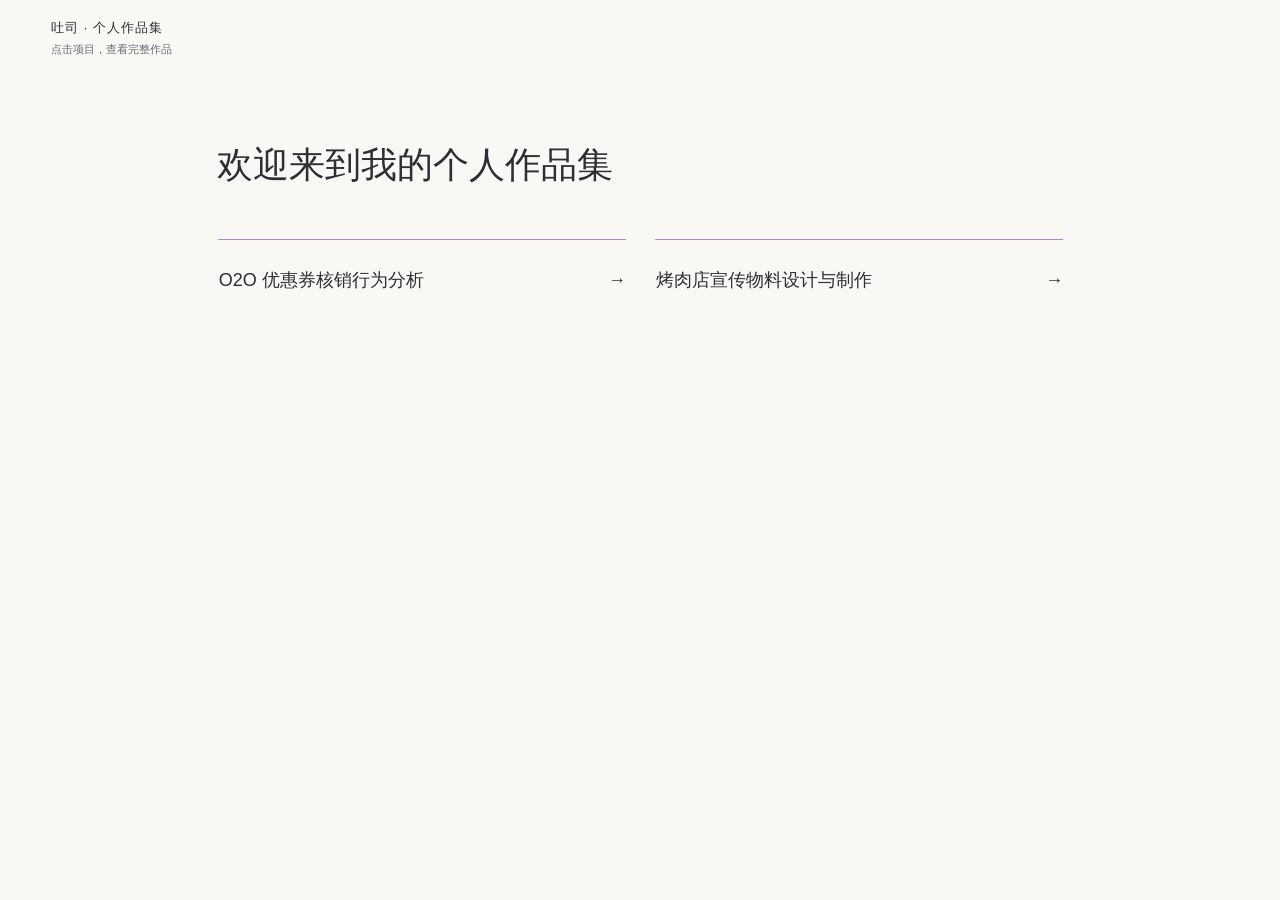
<file: index.html>
<!doctype html><html lang="zh-CN"><head><meta charset="utf-8"><meta name="viewport" content="width=device-width,initial-scale=1"><link rel="stylesheet" href="styles.css"><title>个人作品集</title><script src="portfolio-view.js" defer></script><script src="entry.js" defer></script></head><body class="entry-page"><header class="entry-brand"><div>吐司 · 个人作品集</div><small class="site-hint">点击项目，查看完整作品</small></header><main class="entry-main"><h1>欢迎来到我的个人作品集</h1><nav class="work-entries" aria-label="作品选择"><a href="o2o.html">O2O 优惠券核销行为分析 <span aria-hidden="true">→</span></a><a href="posters.html">烤肉店宣传物料设计与制作 <span aria-hidden="true">→</span></a></nav></main></body></html>
</file>
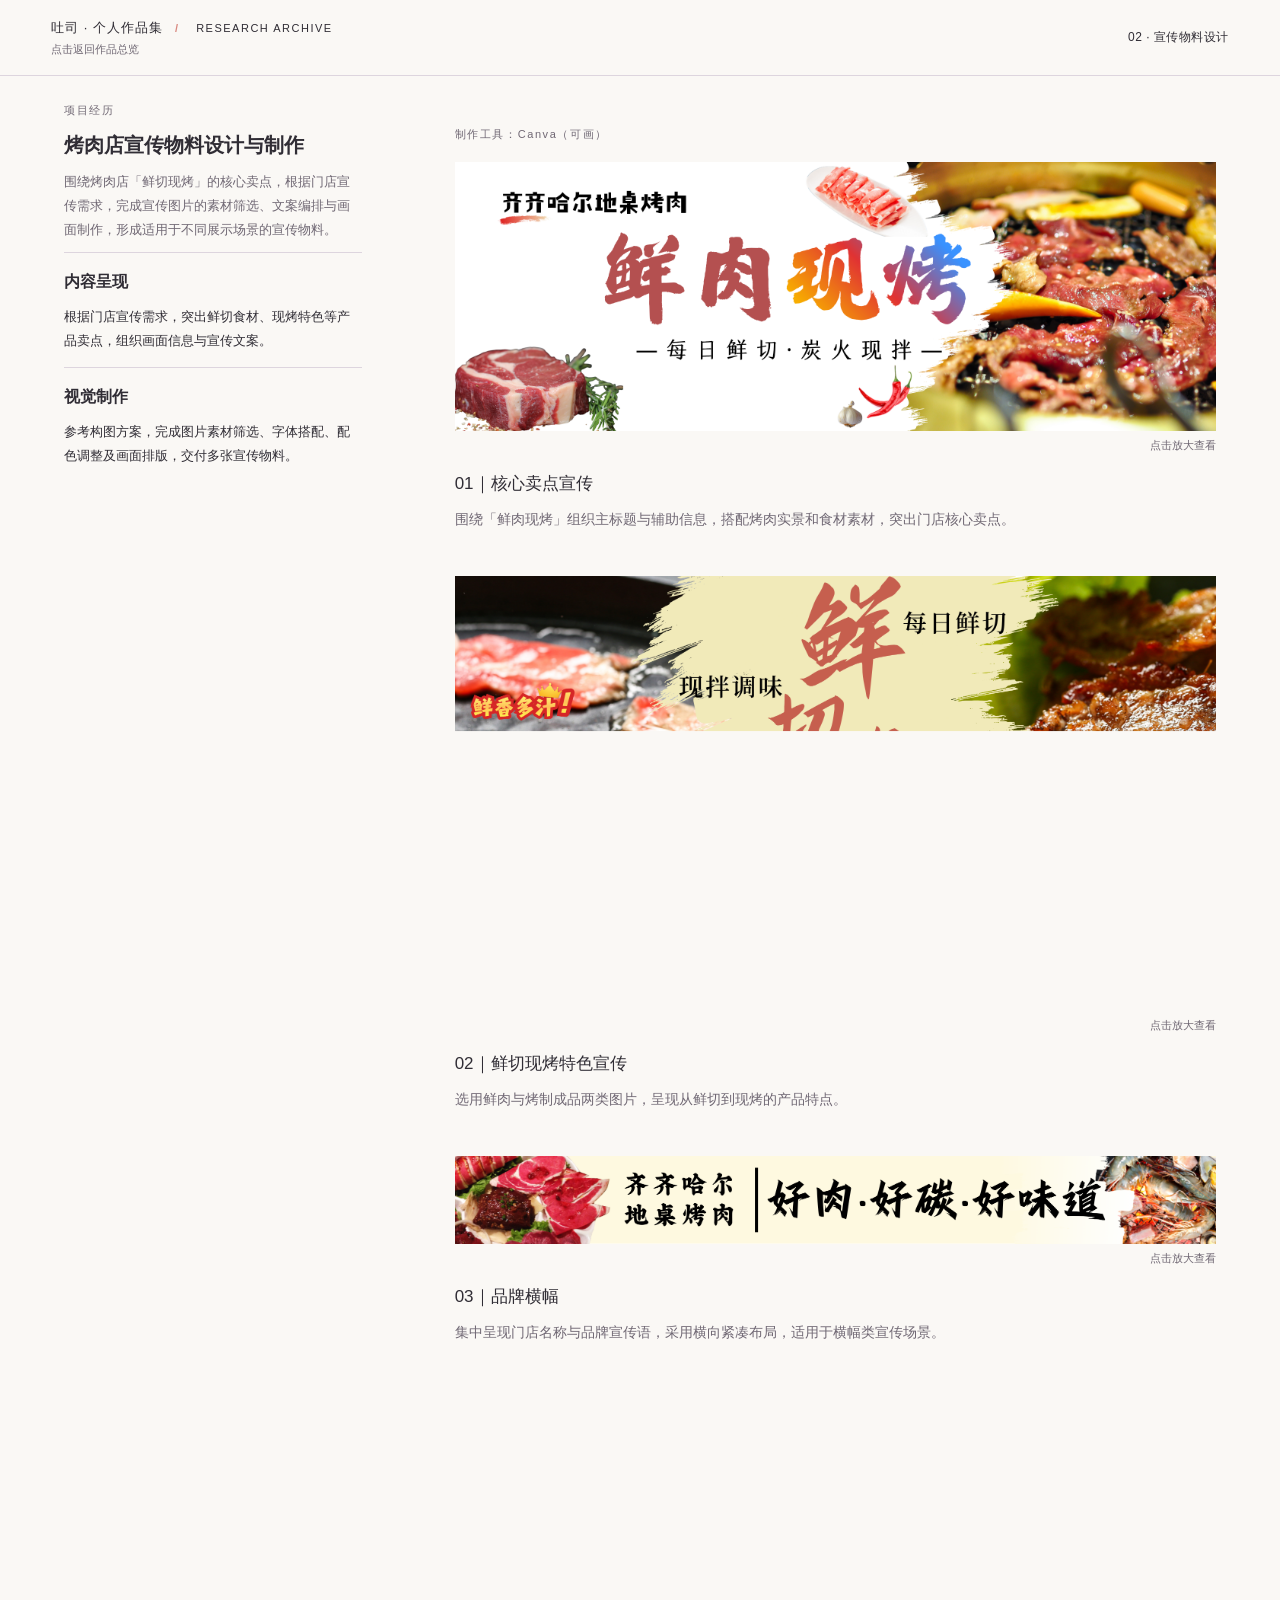
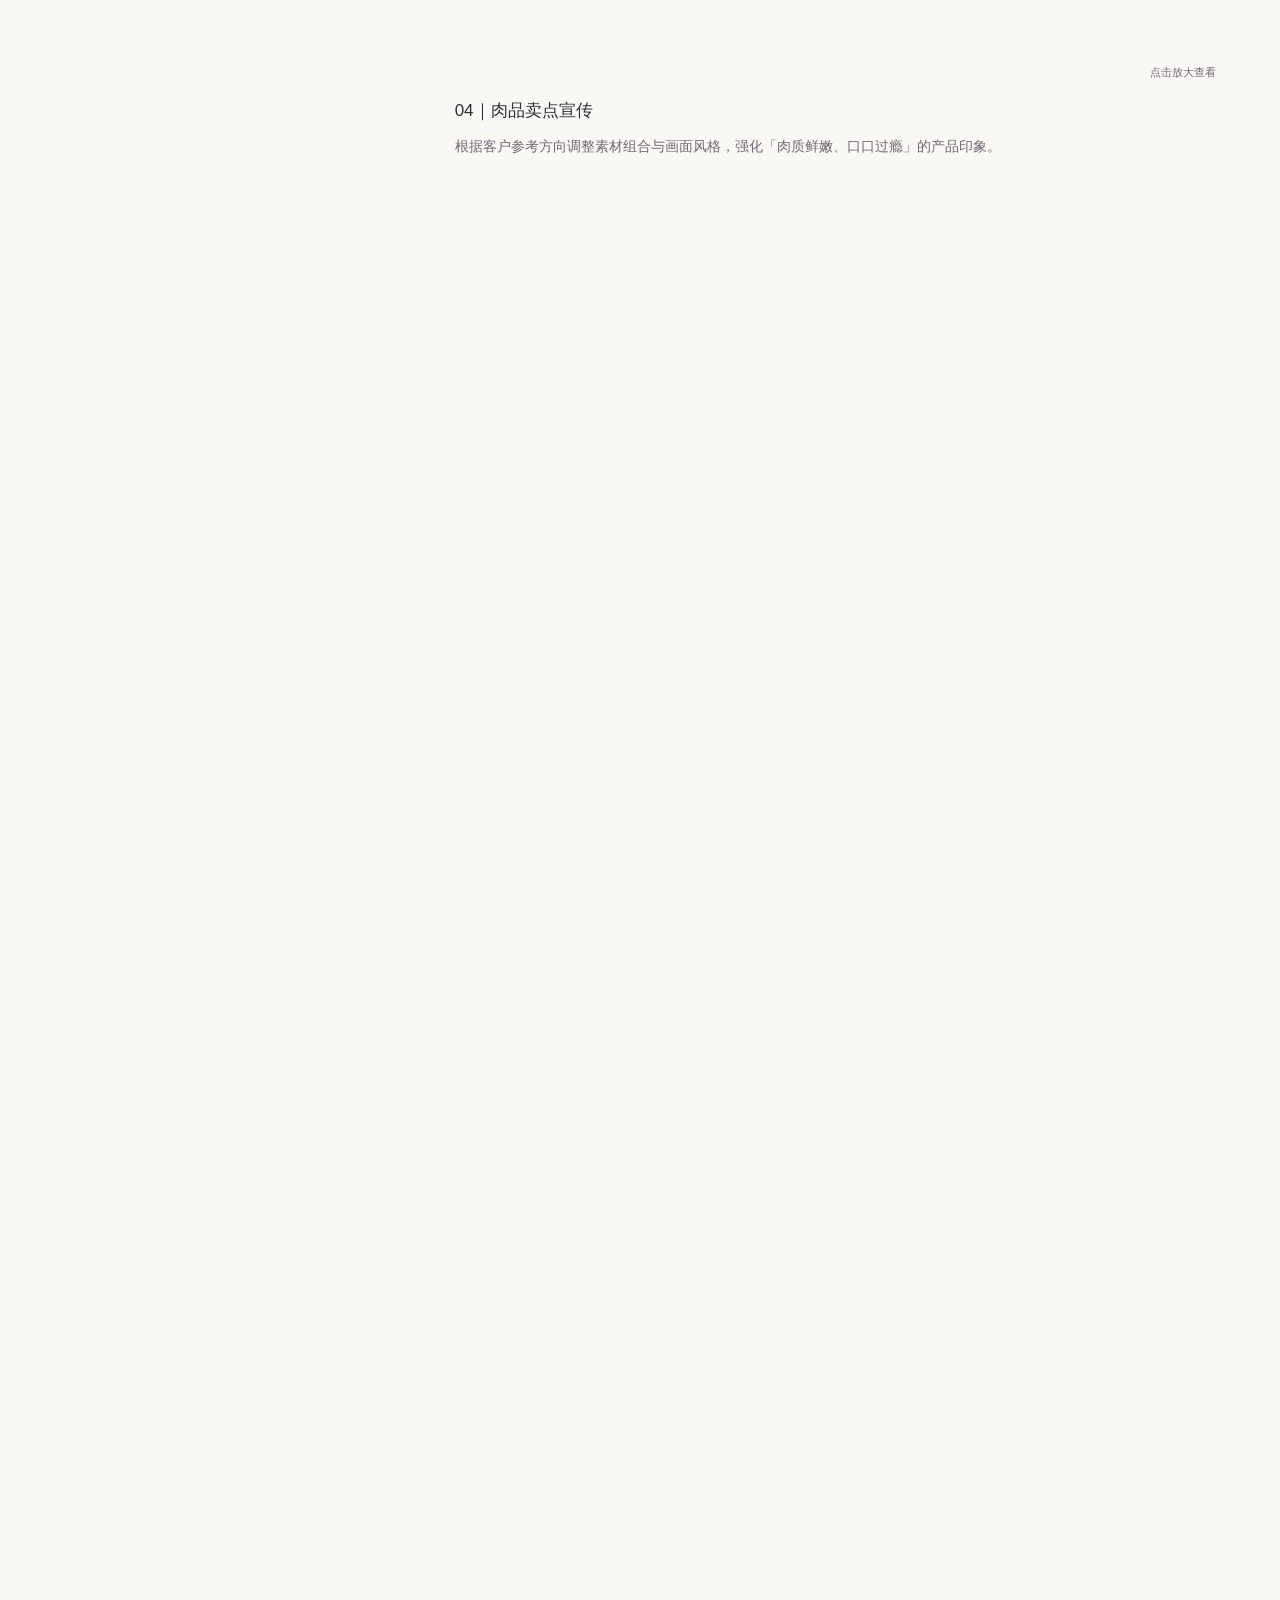
<file: dining.html>
<!doctype html><html lang="zh-CN"><head><meta charset="utf-8"><meta http-equiv="refresh" content="0;url=posters.html"><title>烤肉店宣传物料设计与制作</title></head><body><a href="posters.html">查看烤肉店宣传物料设计与制作</a></body></html>
</file>
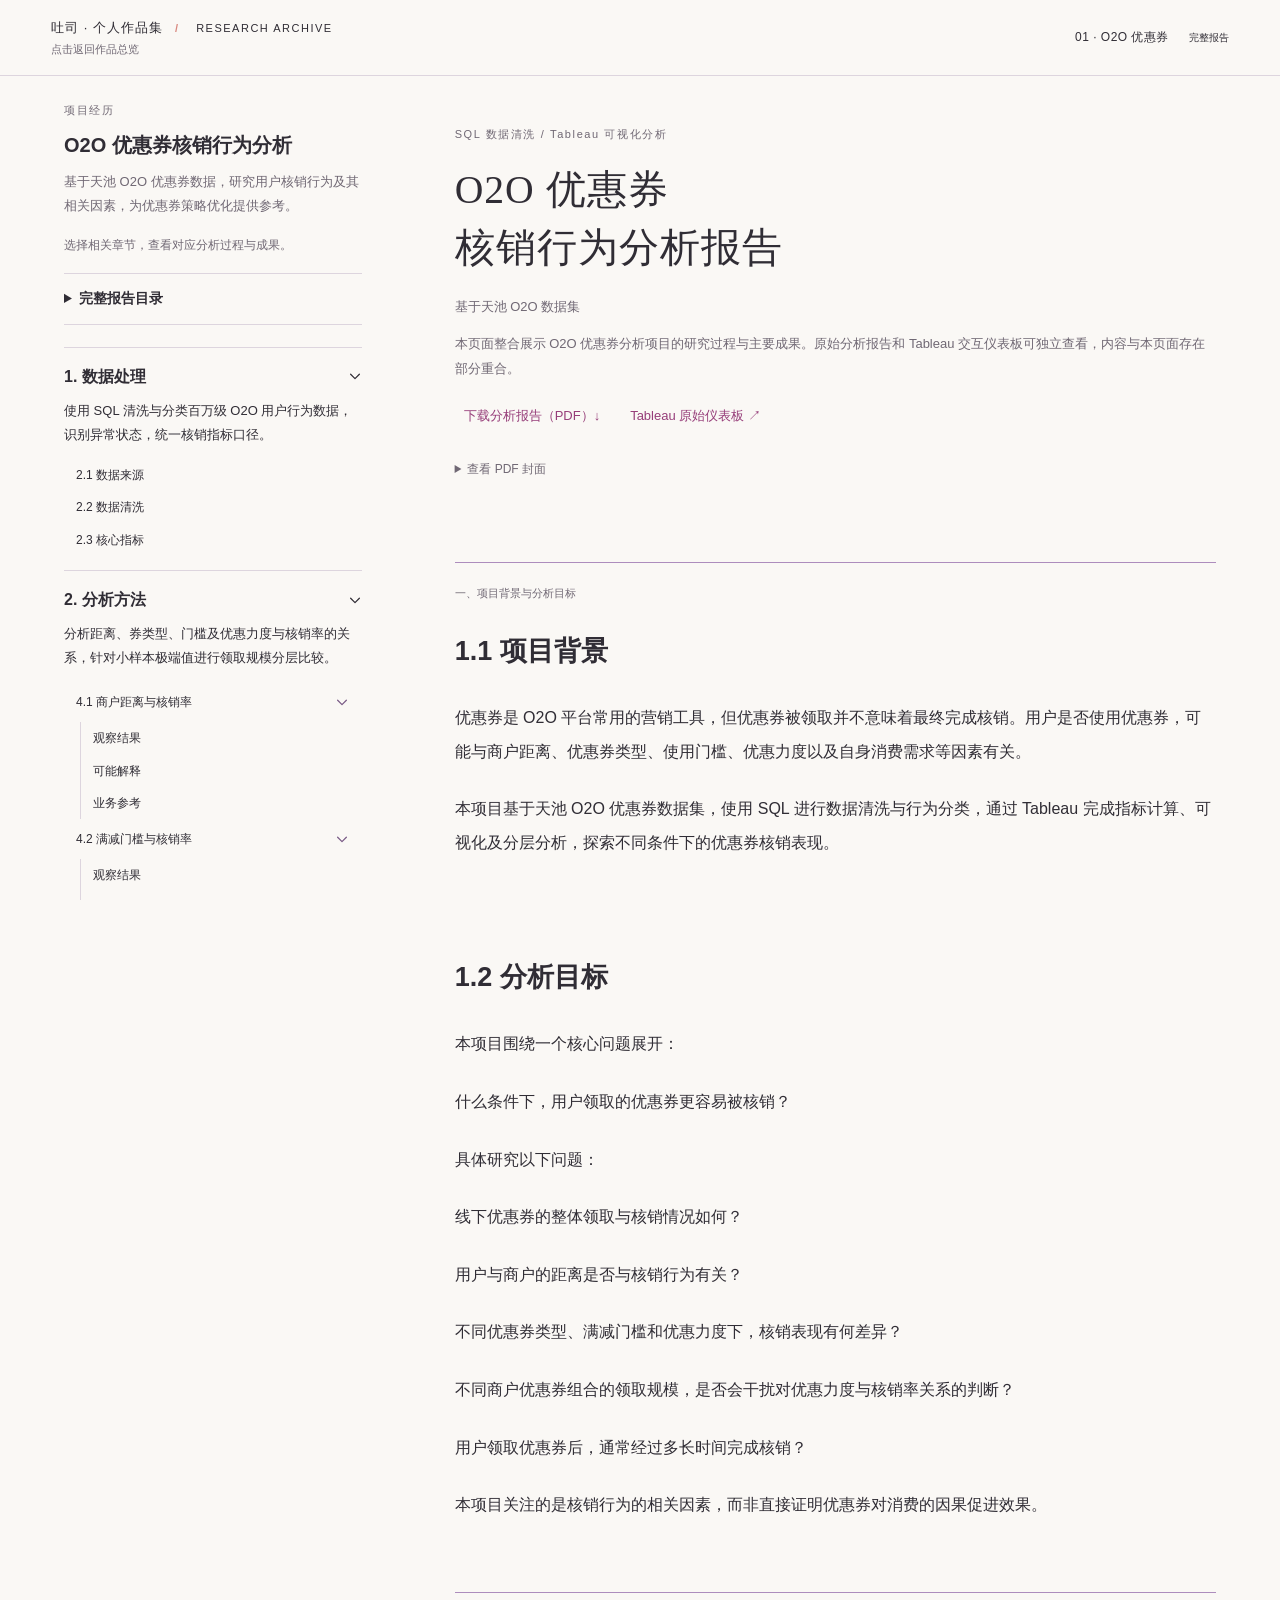
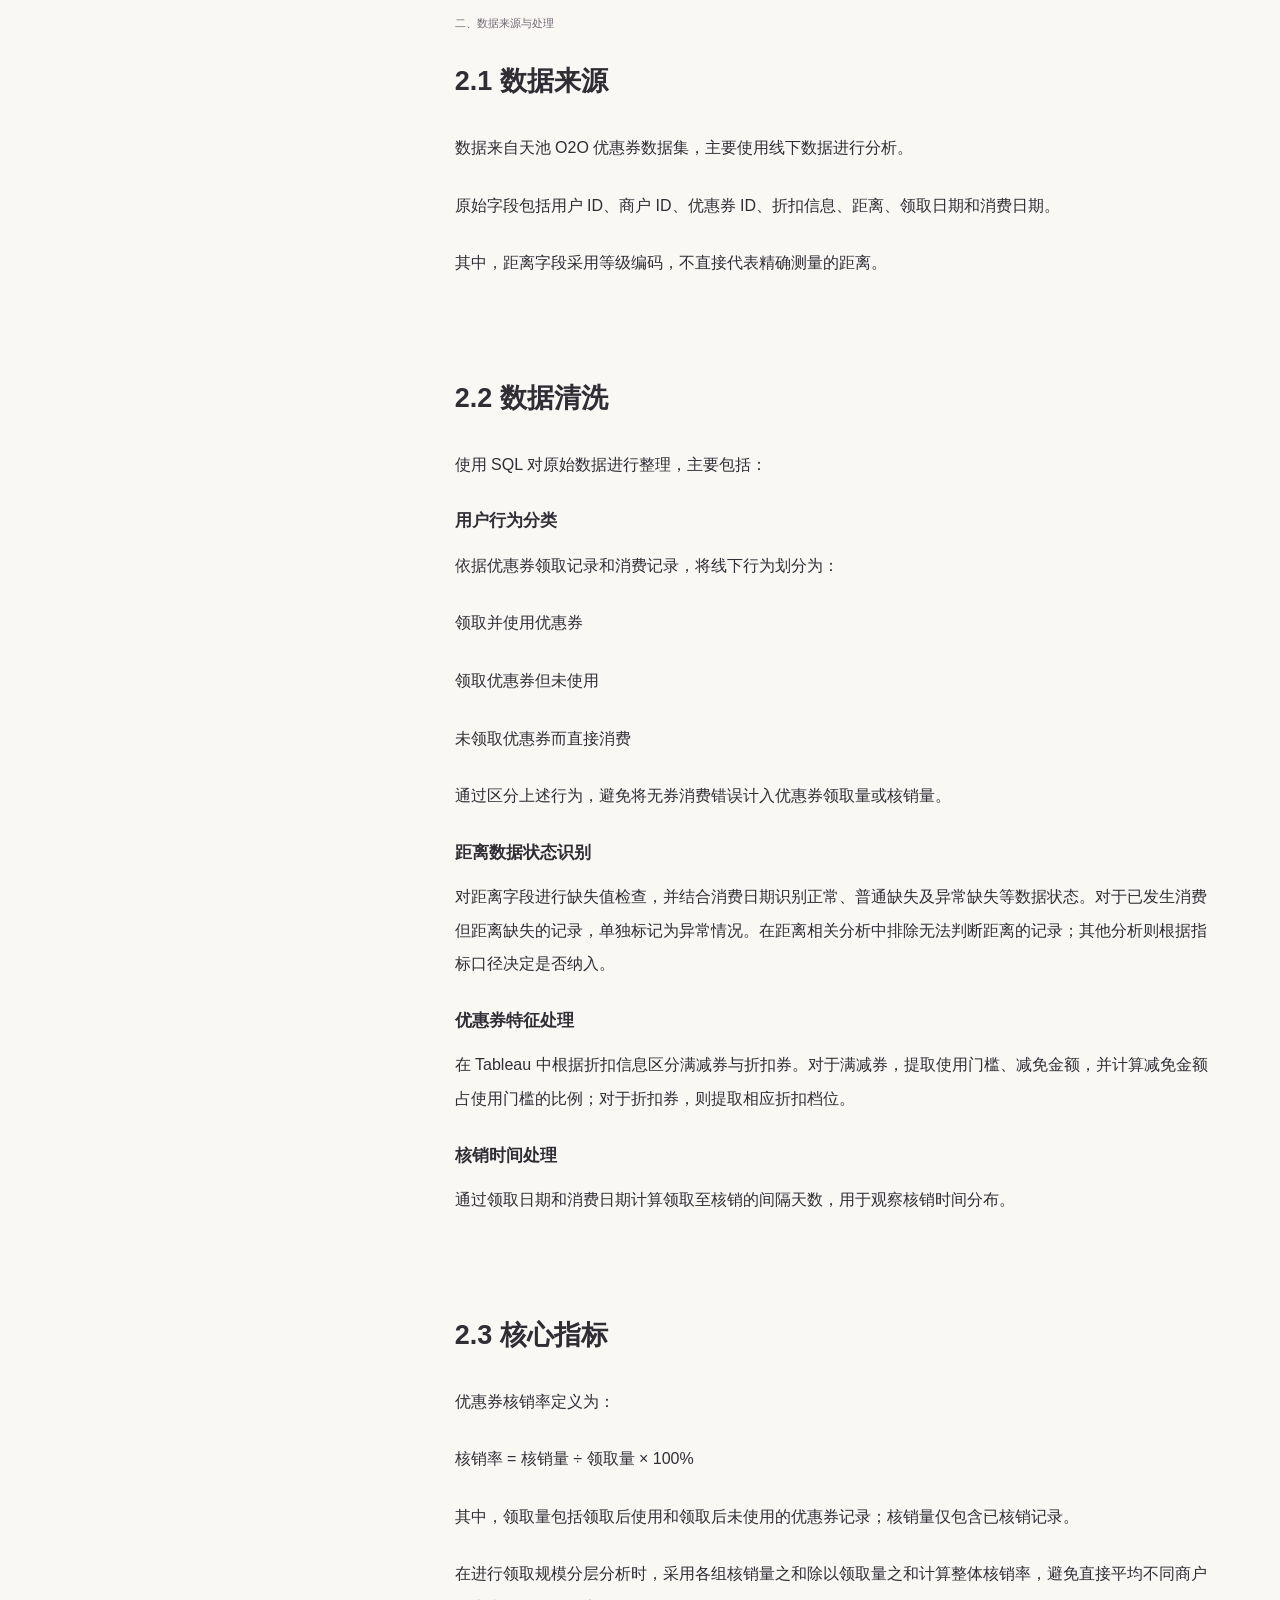
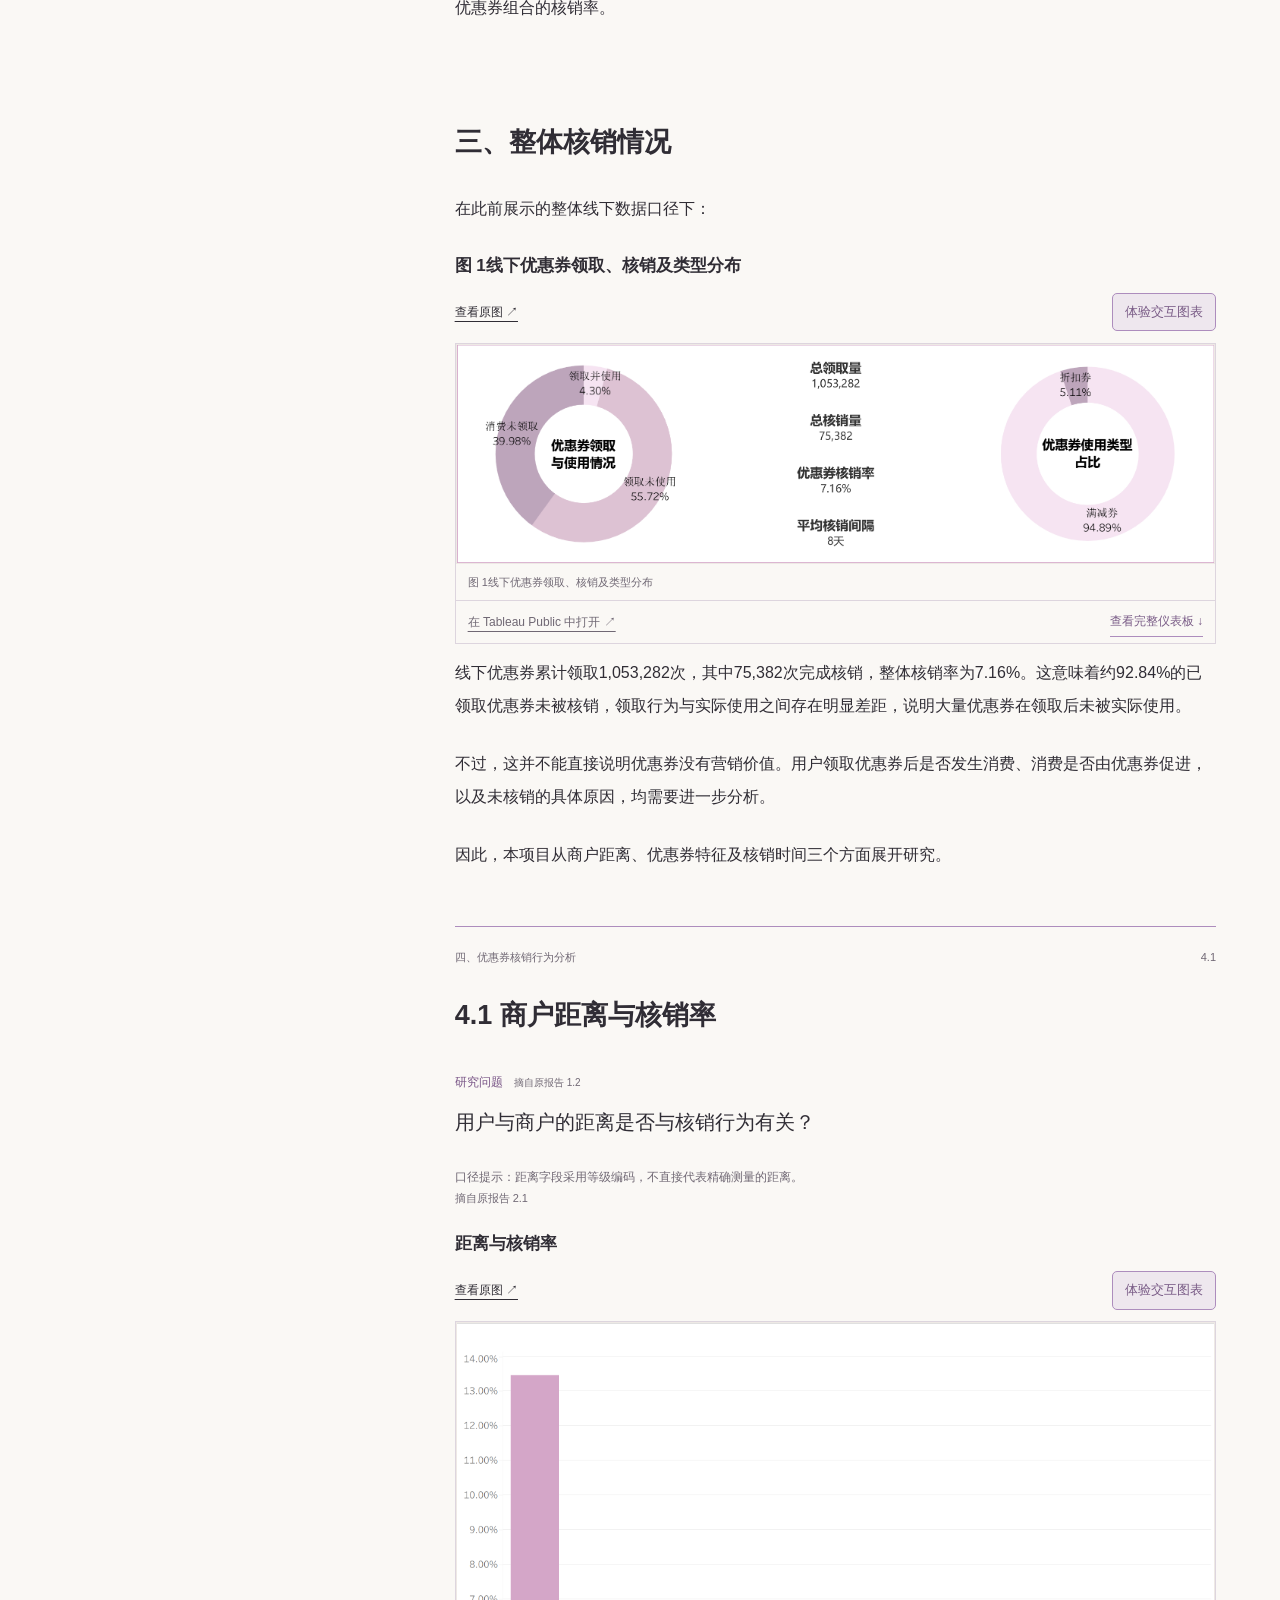
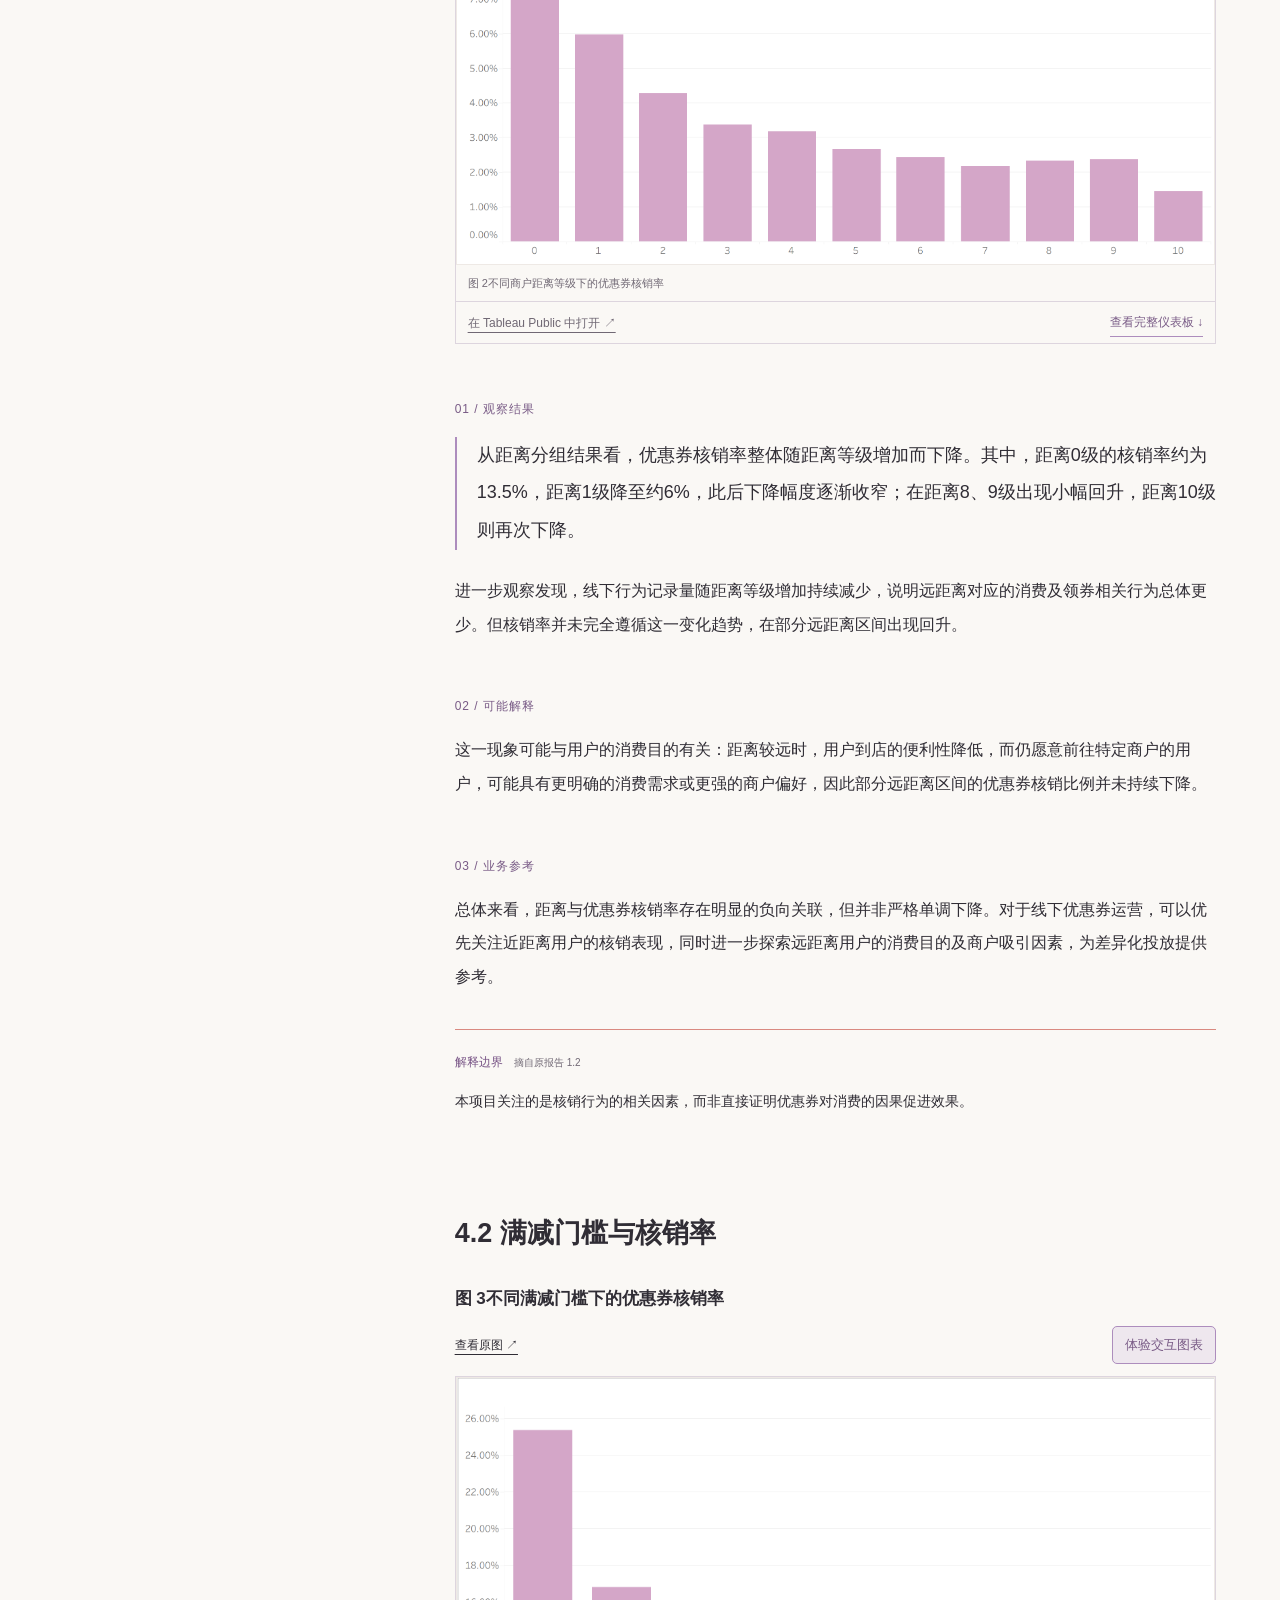
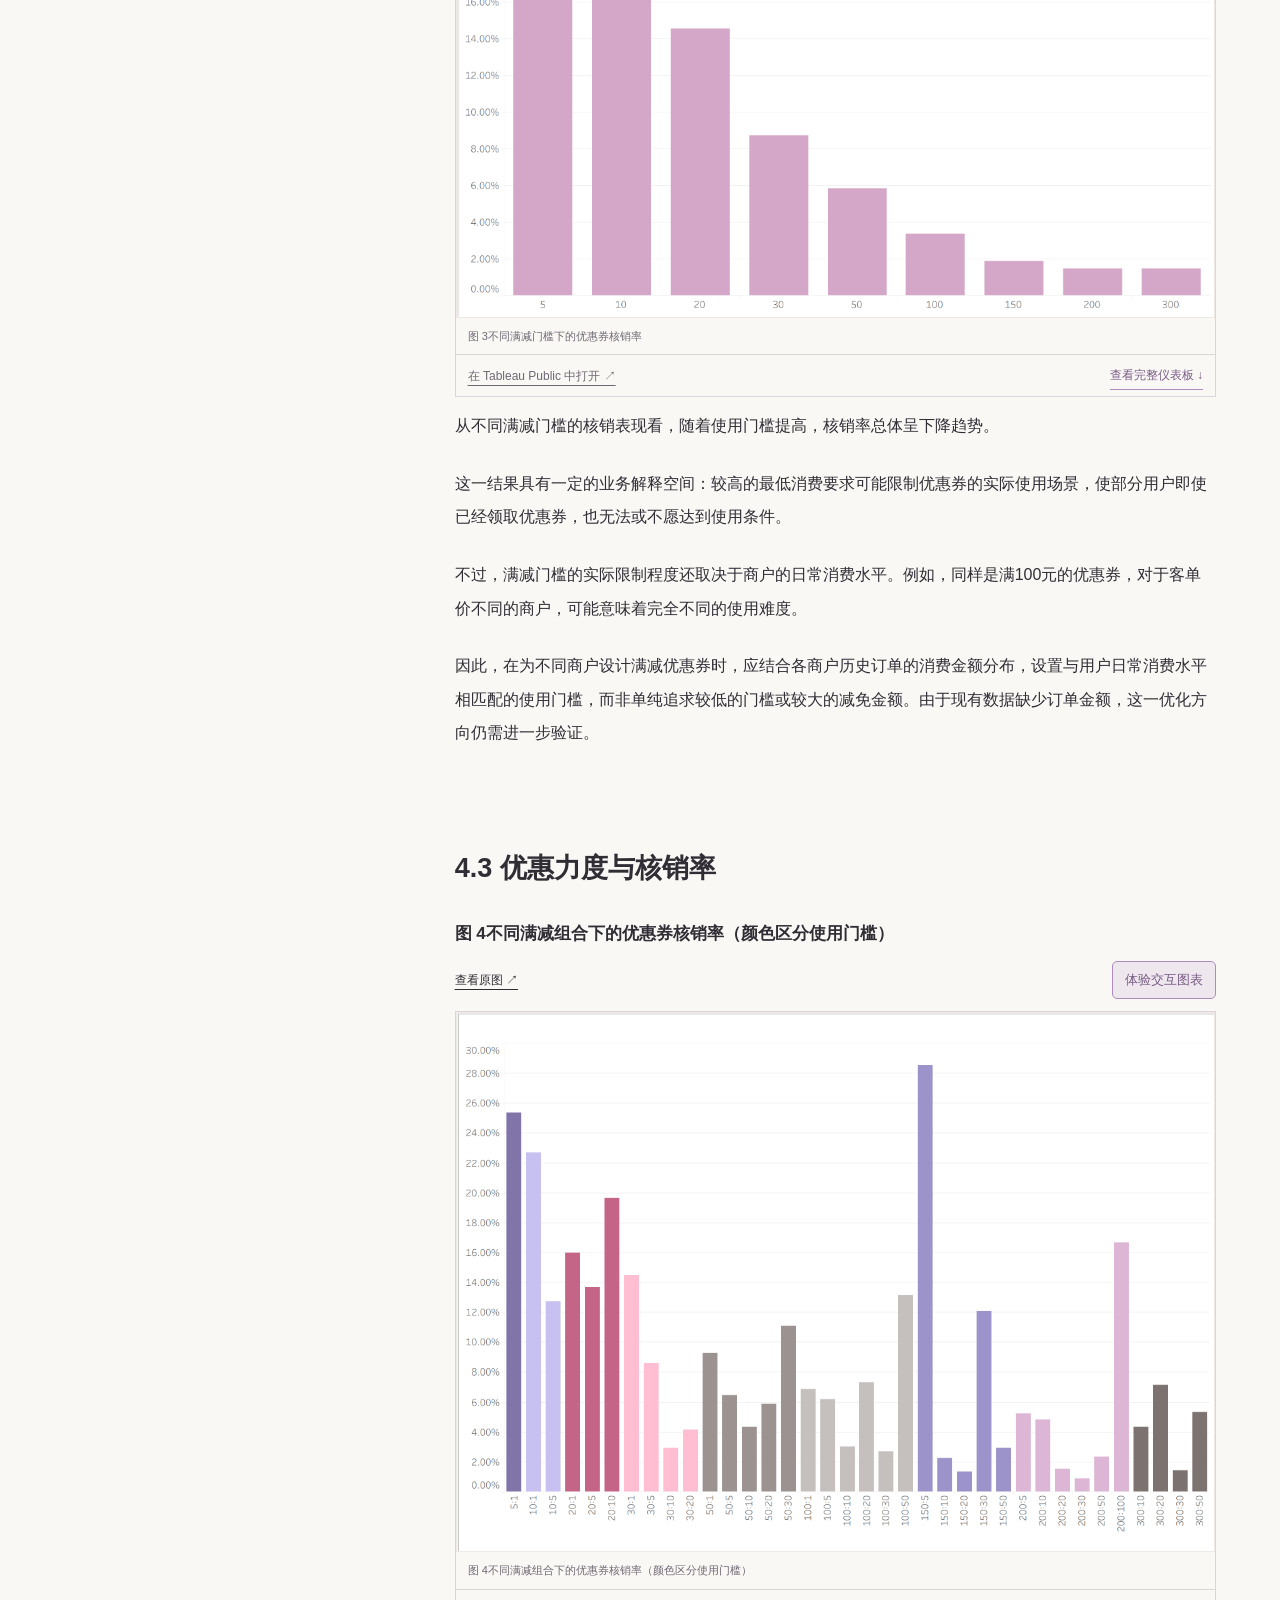
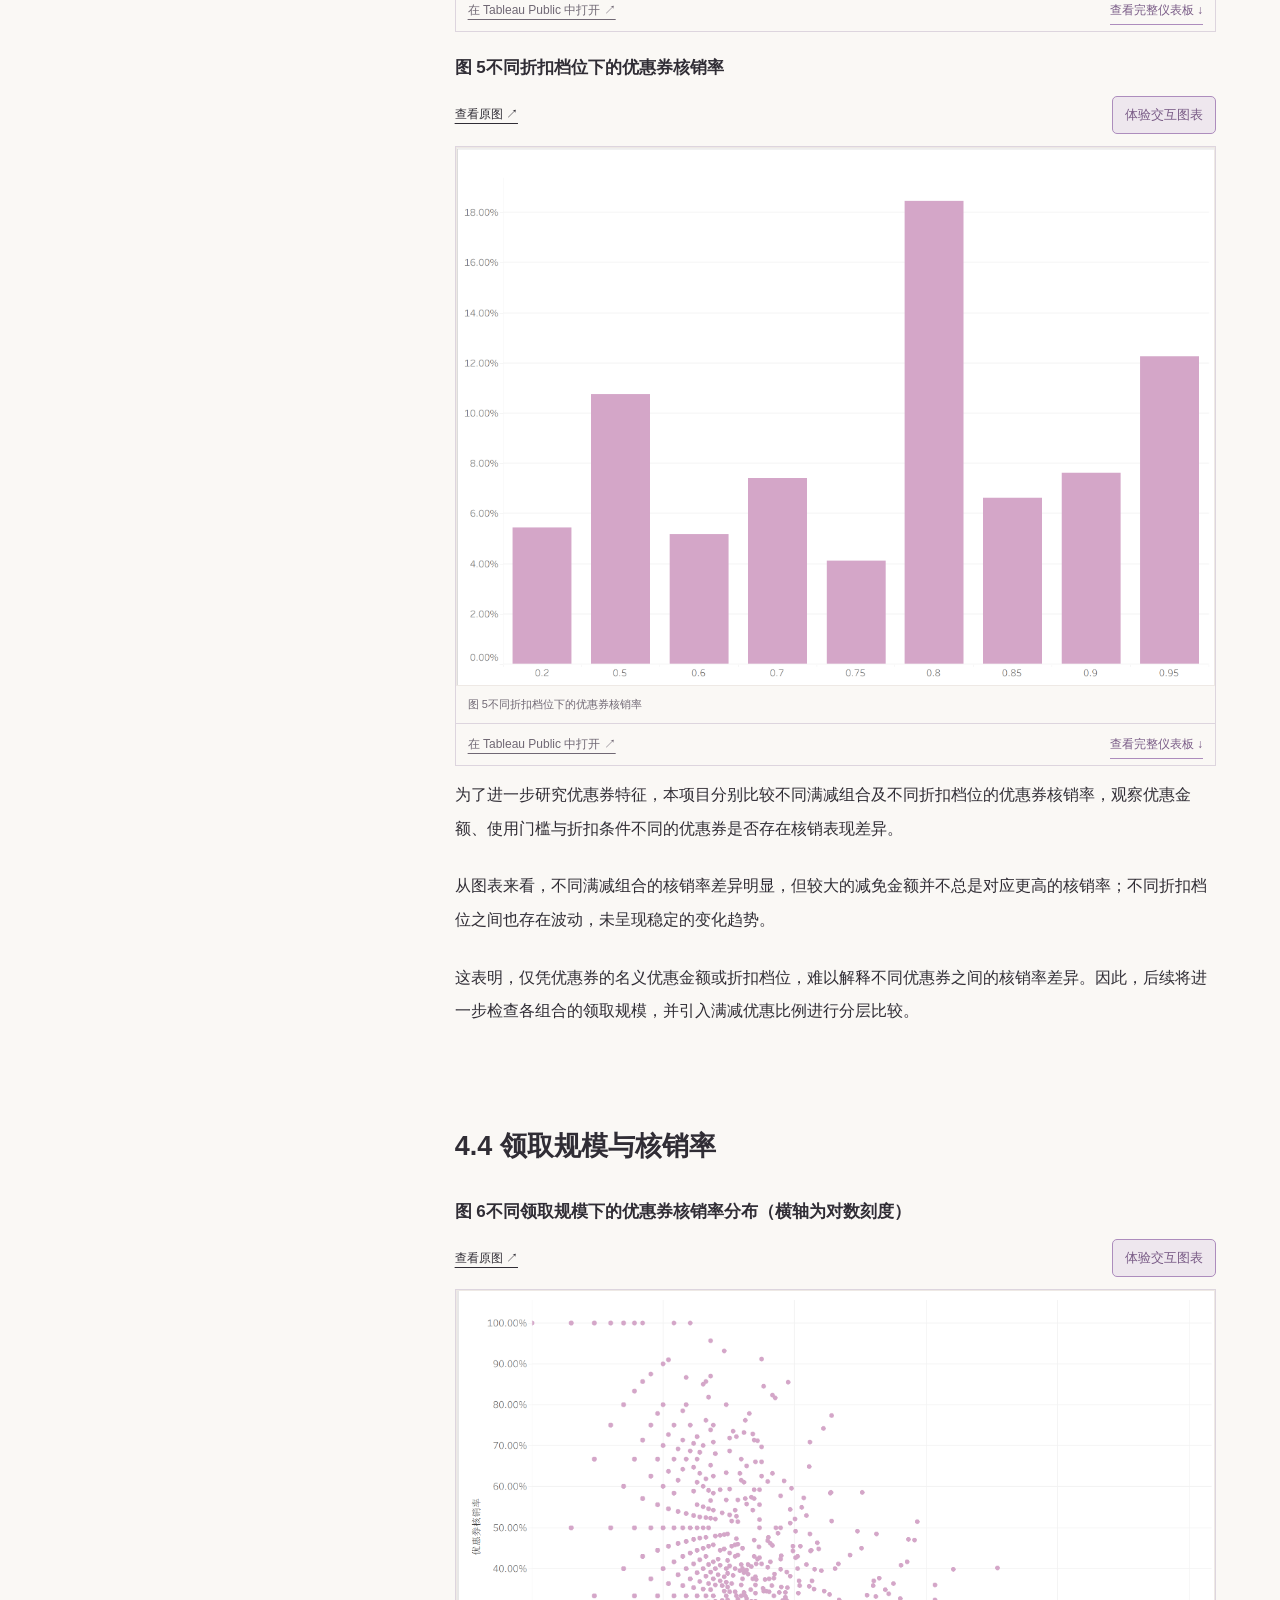
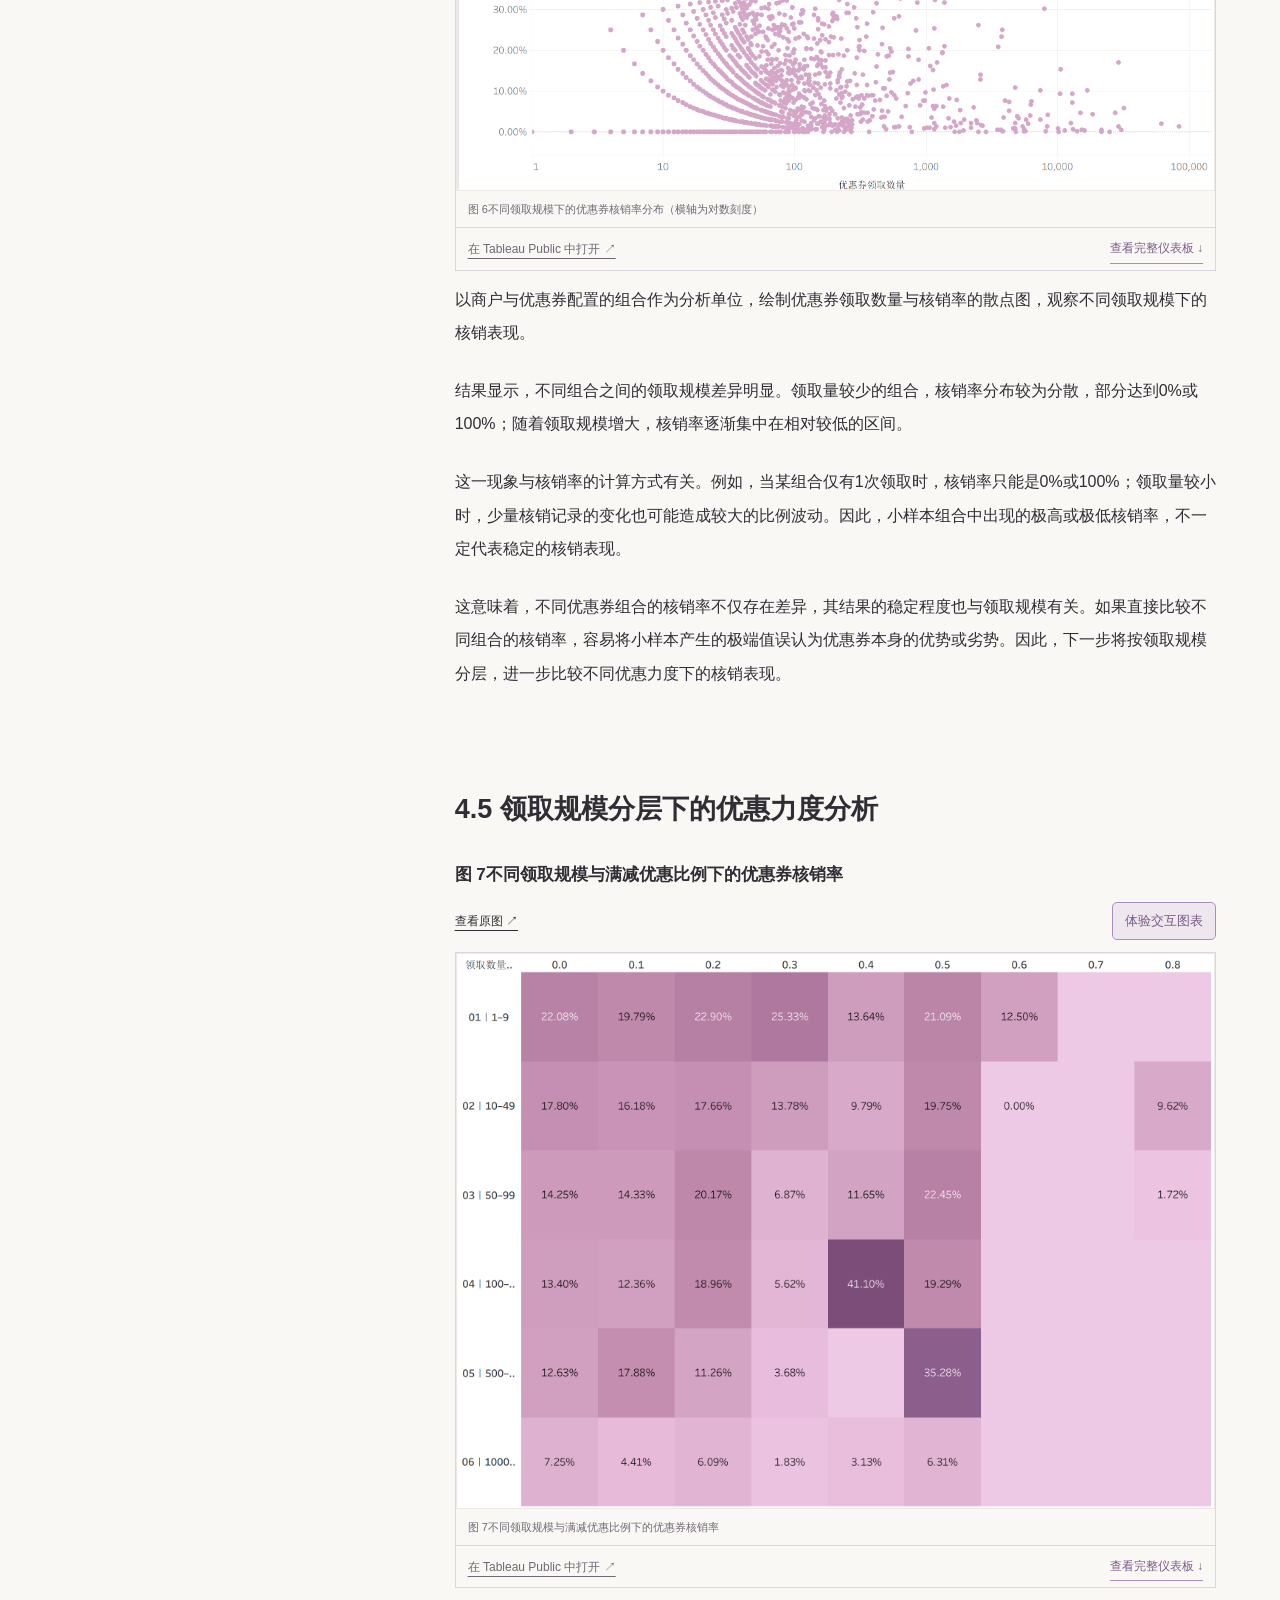
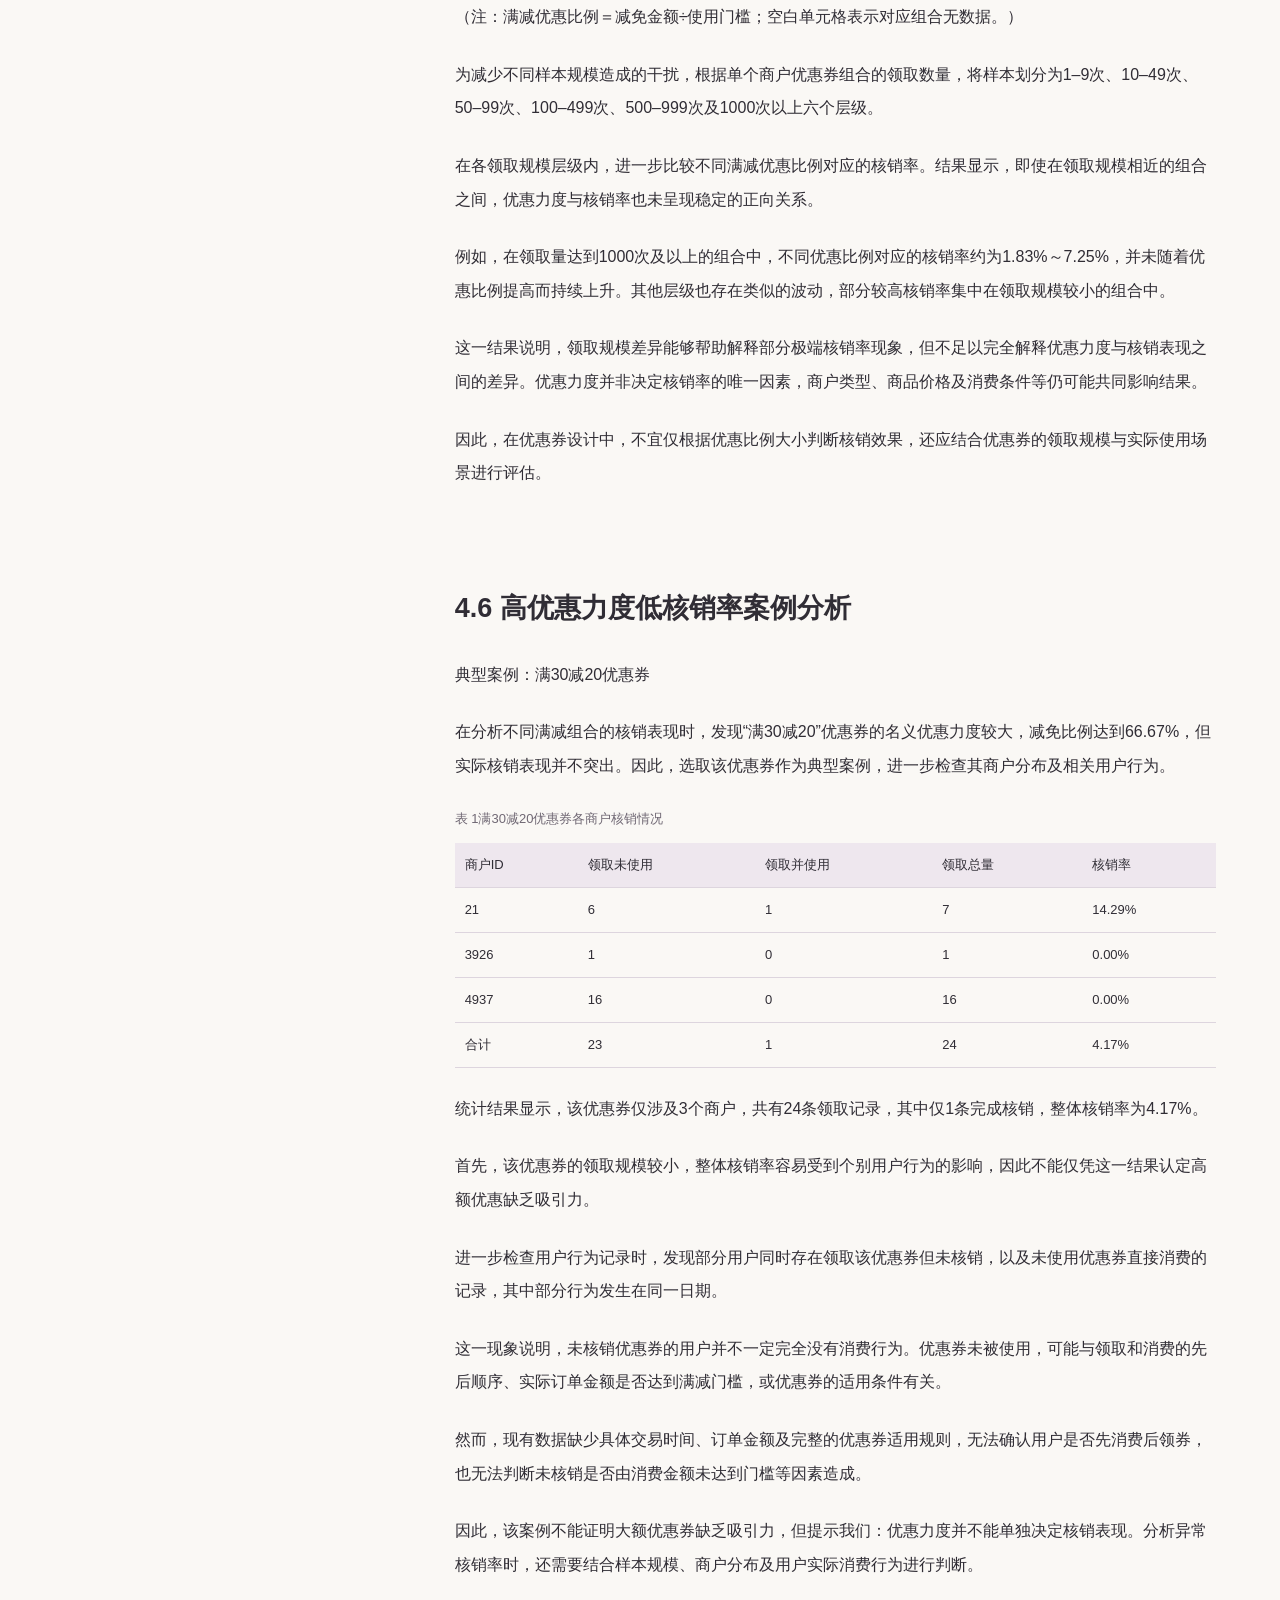
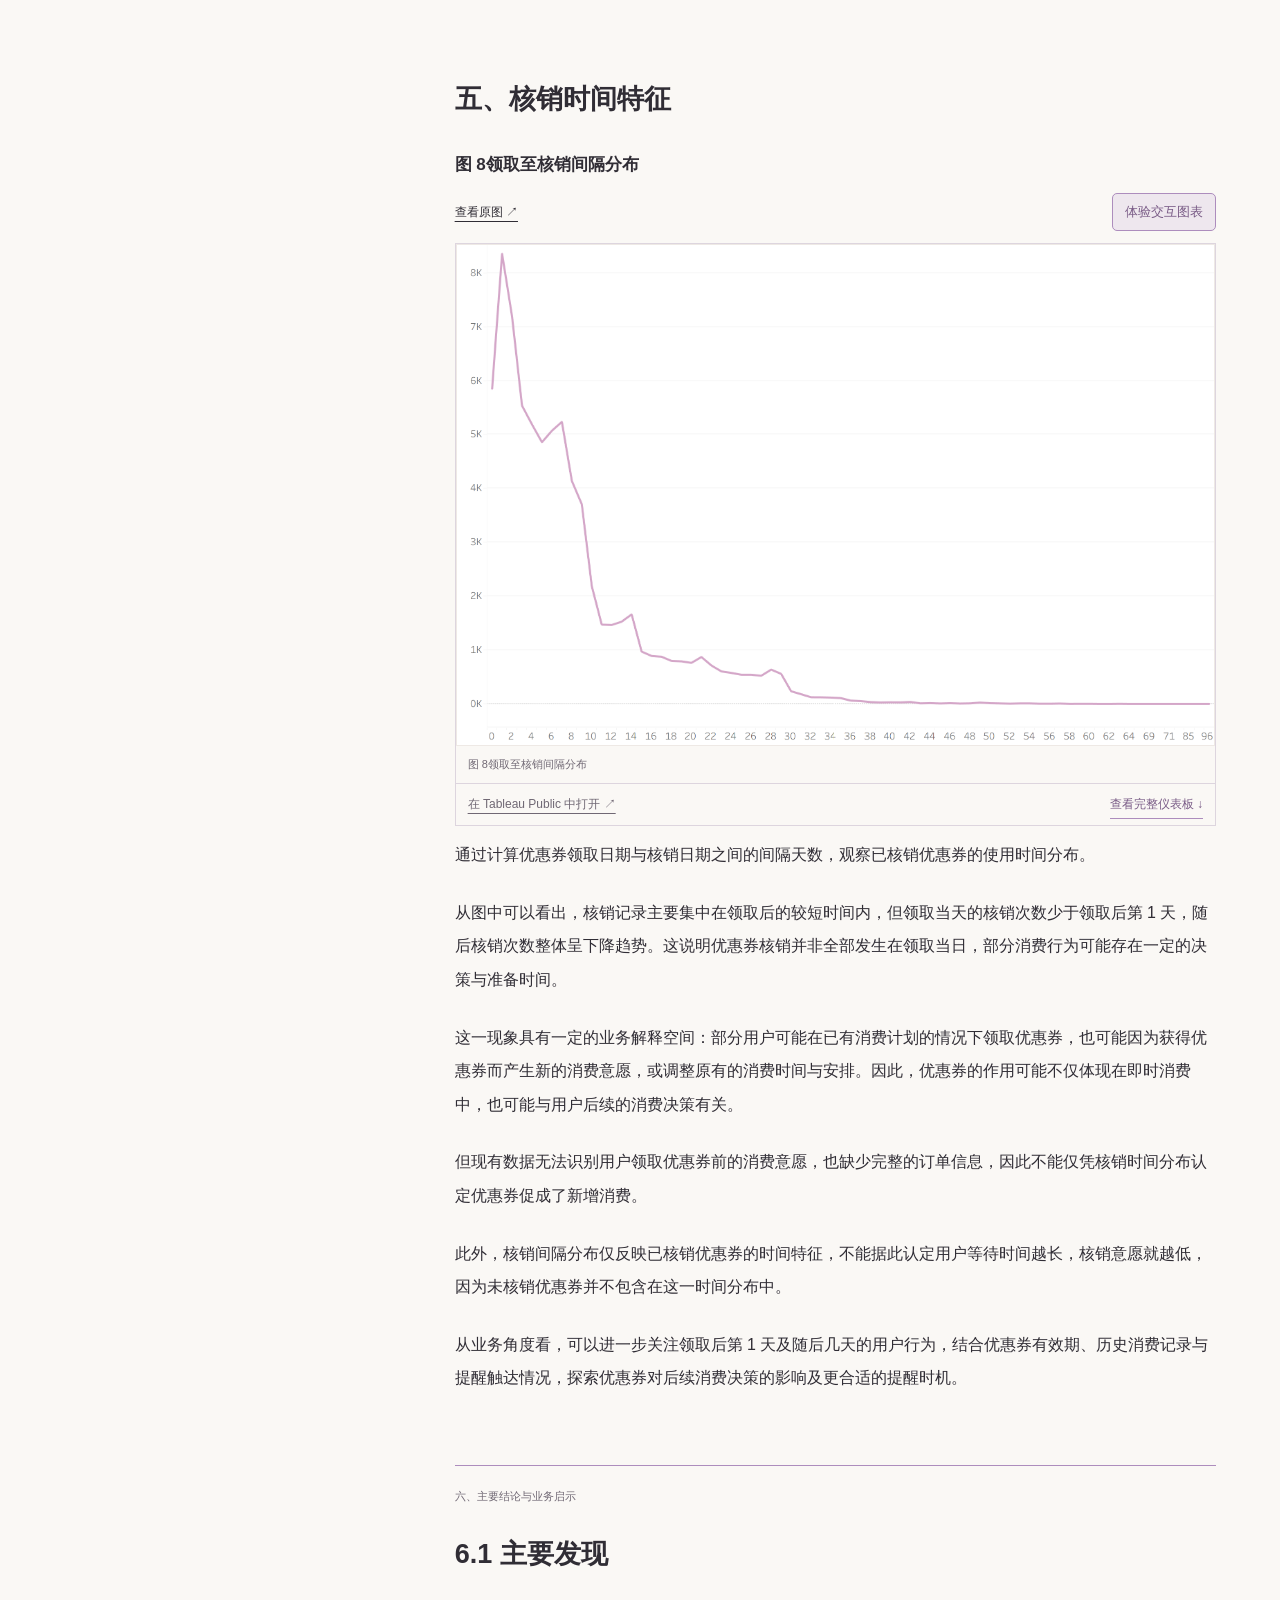
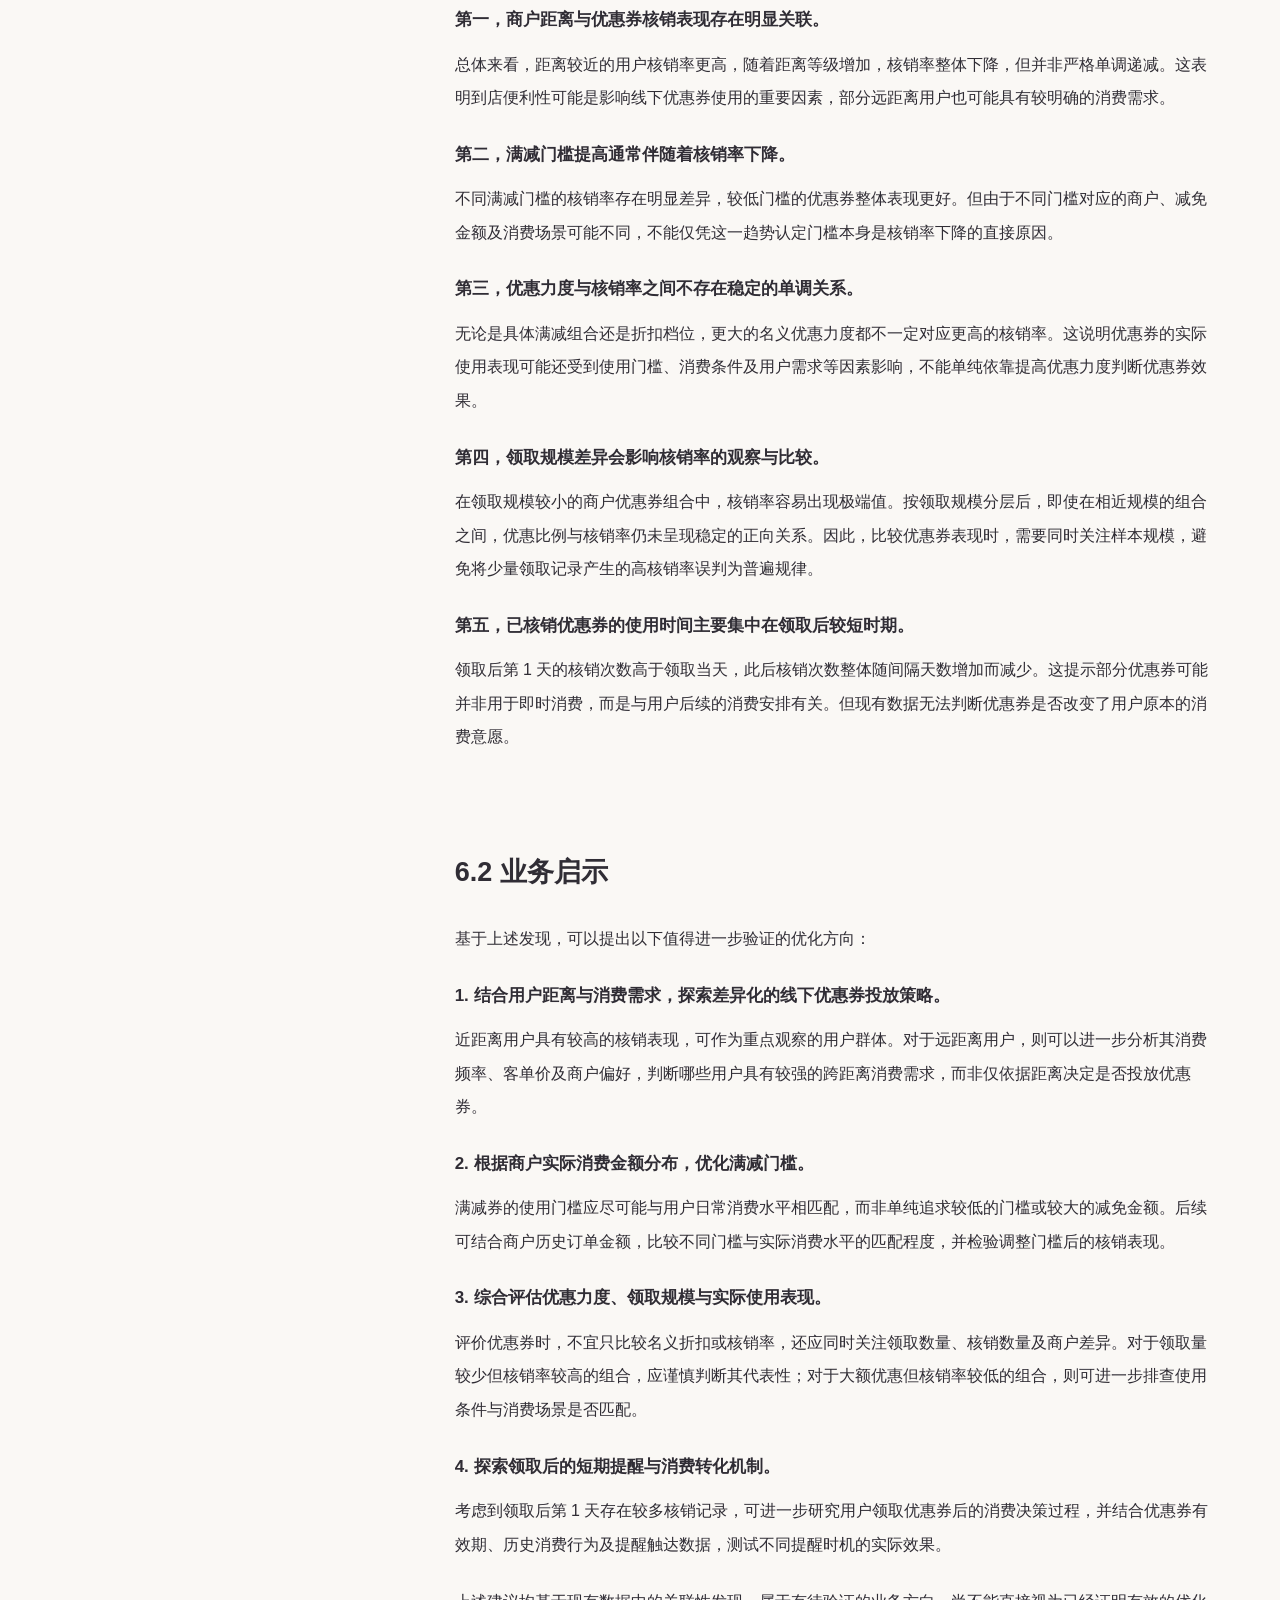
<file: o2o.html>
<!doctype html>
<html lang="zh-CN"><head><meta charset="utf-8"><meta name="viewport" content="width=device-width,initial-scale=1"><title>吐司 · O2O 优惠券核销行为分析 · 研究作品集</title><link rel="stylesheet" href="styles.css"><script src="portfolio-view.js" defer></script><script src="app.js" defer></script><link rel="stylesheet" href="loading-ui.css"><script src="loading-ui.js" defer></script><script src="tableau-embed.js" defer></script></head>
<body class="o2o-page mobile-guide"><a class="skip" href="#distance">跳至报告正文</a><header class="masthead"><div class="site-brand"><div class="site-brand-line"><a href="index.html">吐司 · 个人作品集</a><span class="site-english"><b>/</b> RESEARCH ARCHIVE</span></div><small class="site-hint">点击返回作品总览</small></div><span>01 · O2O 优惠券 <small>完整报告</small></span></header>
<div class="layout"><aside class="context" aria-label="简历能力与报告导航"><div class="mobile-bar"><button id="nav-toggle" type="button" aria-expanded="false" aria-controls="navigation-panel">简历能力与目录 <span aria-hidden="true">＋</span></button><span id="mobile-location">4.1 商户距离</span></div><div class="context-inner" id="navigation-panel"><div class="eyebrow">项目经历</div><h2 class="project-title">O2O 优惠券核销行为分析</h2><p class="project-summary">基于天池 O2O 优惠券数据，研究用户核销行为及其相关因素，为优惠券策略优化提供参考。</p><p class="nav-help">选择相关章节，查看对应分析过程与成果。</p><details class="directory"><summary>完整报告目录 </summary><nav id="report-directory" aria-label="完整报告目录"></nav></details><div id="capability-groups"></div><a class="mobile-report-entry" href="#report-start">完整分析报告 →</a><div class="current">正在阅读 <span id="location"></span></div></div></aside>
<main><div class="mobile-reading-bar"><button id="back-guide" type="button">← 返回项目导览</button></div><div class="intro" id="report-start"><div class="eyebrow">SQL 数据清洗 / Tableau 可视化分析</div><h1>O2O 优惠券<br>核销行为分析报告</h1><p>基于天池 O2O 数据集</p><p>本页面整合展示 O2O 优惠券分析项目的研究过程与主要成果。原始分析报告和 Tableau 交互仪表板可独立查看，内容与本页面存在部分重合。</p><div id="report-download" class="report-resources"><p class="source-entries"><a href="assets/o2o-report.pdf" download>下载分析报告（PDF）↓</a><a href="https://public.tableau.com/views/_17918785760090/sheet0" target="_blank" rel="noopener noreferrer">Tableau 原始仪表板 ↗</a></p><details class="report-cover"><summary>查看 PDF 封面</summary><figure class="report-static"><a href="assets/o2o-report.pdf" target="_blank" rel="noopener"><img src="assets/report-cover.png" width="990" height="1275" alt="分析报告 PDF 第一页原始封面" loading="lazy"></a></figure></details></div></div><article id="full-report" aria-label="完整分析报告"><section id="background" data-part="background" class="report-section"><div class="chapter-line">一、项目背景与分析目标</div><h2>1.1 项目背景</h2><p class="source-text" data-source-index="5">优惠券是 O2O 平台常用的营销工具，但优惠券被领取并不意味着最终完成核销。用户是否使用优惠券，可能与商户距离、优惠券类型、使用门槛、优惠力度以及自身消费需求等因素有关。</p><p class="source-text" data-source-index="6">本项目基于天池 O2O 优惠券数据集，使用 SQL 进行数据清洗与行为分类，通过 Tableau 完成指标计算、可视化及分层分析，探索不同条件下的优惠券核销表现。</p></section><section id="objectives" data-part="objectives" class="report-section"><h2>1.2 分析目标</h2><p class="source-text" data-source-index="8">本项目围绕一个核心问题展开：</p><p class="source-text" data-source-index="9">什么条件下，用户领取的优惠券更容易被核销？</p><p class="source-text" data-source-index="10">具体研究以下问题：</p><p class="source-text" data-source-index="11">线下优惠券的整体领取与核销情况如何？</p><p class="source-text" data-source-index="12">用户与商户的距离是否与核销行为有关？</p><p class="source-text" data-source-index="13">不同优惠券类型、满减门槛和优惠力度下，核销表现有何差异？</p><p class="source-text" data-source-index="14">不同商户优惠券组合的领取规模，是否会干扰对优惠力度与核销率关系的判断？</p><p class="source-text" data-source-index="15">用户领取优惠券后，通常经过多长时间完成核销？</p><p class="source-text" data-source-index="16">本项目关注的是核销行为的相关因素，而非直接证明优惠券对消费的因果促进效果。</p></section><section id="source" data-part="source" class="report-section"><div class="chapter-line">二、数据来源与处理</div><h2>2.1 数据来源</h2><p class="source-text" data-source-index="19">数据来自天池 O2O 优惠券数据集，主要使用线下数据进行分析。</p><p class="source-text" data-source-index="20">原始字段包括用户 ID、商户 ID、优惠券 ID、折扣信息、距离、领取日期和消费日期。</p><p class="source-text" data-source-index="21">其中，距离字段采用等级编码，不直接代表精确测量的距离。</p></section><section id="cleaning" data-part="cleaning" class="report-section"><h2>2.2 数据清洗</h2><p class="source-text" data-source-index="23">使用 SQL 对原始数据进行整理，主要包括：</p><h3 class="report-subheading" data-source-index="24">用户行为分类</h3><p class="source-text" data-source-index="25">依据优惠券领取记录和消费记录，将线下行为划分为：</p><p class="source-text" data-source-index="26">领取并使用优惠券</p><p class="source-text" data-source-index="27">领取优惠券但未使用</p><p class="source-text" data-source-index="28">未领取优惠券而直接消费</p><p class="source-text" data-source-index="29">通过区分上述行为，避免将无券消费错误计入优惠券领取量或核销量。</p><h3 class="report-subheading" data-source-index="30">距离数据状态识别</h3><p class="source-text" data-source-index="31">对距离字段进行缺失值检查，并结合消费日期识别正常、普通缺失及异常缺失等数据状态。对于已发生消费但距离缺失的记录，单独标记为异常情况。在距离相关分析中排除无法判断距离的记录；其他分析则根据指标口径决定是否纳入。</p><h3 class="report-subheading" data-source-index="32">优惠券特征处理</h3><p class="source-text" data-source-index="33">在 Tableau 中根据折扣信息区分满减券与折扣券。对于满减券，提取使用门槛、减免金额，并计算减免金额占使用门槛的比例；对于折扣券，则提取相应折扣档位。</p><h3 class="report-subheading" data-source-index="34">核销时间处理</h3><p class="source-text" data-source-index="35">通过领取日期和消费日期计算领取至核销的间隔天数，用于观察核销时间分布。</p></section><section id="metrics" data-part="metrics" class="report-section"><h2>2.3 核心指标</h2><p class="source-text" data-source-index="37">优惠券核销率定义为：</p><p class="source-text" data-source-index="38">核销率 = 核销量 ÷ 领取量 × 100%</p><p class="source-text" data-source-index="39">其中，领取量包括领取后使用和领取后未使用的优惠券记录；核销量仅包含已核销记录。</p><p class="source-text" data-source-index="40">在进行领取规模分层分析时，采用各组核销量之和除以领取量之和计算整体核销率，避免直接平均不同商户优惠券组合的核销率。</p></section><section id="overview" data-part="overview" class="report-section"><h2>三、整体核销情况</h2><p class="source-text" data-source-index="42">在此前展示的整体线下数据口径下：</p><div class="single-sheet" data-chart="overview-chart" data-device="desktop" data-sheet="sheet1" data-image-ratio="0.28721804511278193" data-workbook="_17919502933520" data-viz-width="1000" data-viz-height="427" id="overview-chart-interactive" aria-labelledby="overview-chart-interactive-heading"><h3 id="overview-chart-interactive-heading">图 1线下优惠券领取、核销及类型分布</h3><div class="distance-mode-actions"><a id="overview-chart-original" href="assets/image2.png" target="_blank" rel="noopener">查看原图 ↗</a><button id="overview-chart-show-interactive" class="tableau-action" type="button">体验交互图表</button><button id="overview-chart-show-static" class="loading-return" type="button" hidden>← 返回静态图</button></div><div class="distance-frame"><div class="report-chart-stage" id="overview-chart-stage"><div class="chapter-interactive" hidden><div class="loading-panel"><p id="overview-chart-status" role="status">正在加载交互图表…</p></div><div class="report-chart-host" id="overview-chart-host" aria-label="图 1线下优惠券领取、核销及类型分布"></div></div><figure class="report-chart-static" id="overview-chart-static"><a href="assets/image2.png" target="_blank" rel="noopener" aria-label="打开原始图表大图"><img src="assets/image2.png" width="1995" height="573" alt="图 1线下优惠券领取、核销及类型分布"></a><figcaption>图 1线下优惠券领取、核销及类型分布<a href="assets/image2.png" target="_blank" rel="noopener">查看原图 ↗</a></figcaption></figure></div><div class="distance-toolbar"><a href="https://public.tableau.com/views/_17919502933520/sheet1" target="_blank" rel="noopener noreferrer">在 Tableau Public 中打开 ↗</a><button id="overview-chart-dashboard" data-view-dashboard class="tableau-action" type="button">查看完整仪表板 ↓</button></div></div></div><p class="source-text" data-source-index="44">线下优惠券累计领取1,053,282次，其中75,382次完成核销，整体核销率为7.16%。这意味着约92.84%的已领取优惠券未被核销，领取行为与实际使用之间存在明显差距，说明大量优惠券在领取后未被实际使用。</p><p class="source-text" data-source-index="45">不过，这并不能直接说明优惠券没有营销价值。用户领取优惠券后是否发生消费、消费是否由优惠券促进，以及未核销的具体原因，均需要进一步分析。</p><p class="source-text" data-source-index="46">因此，本项目从商户距离、优惠券特征及核销时间三个方面展开研究。</p></section><section id="distance" data-part="distance"><div class="chapter-line">四、优惠券核销行为分析 <span>4.1</span></div><h2>4.1 商户距离与核销率</h2><div class="question"><span>研究问题 <small>摘自原报告 1.2</small></span><p>用户与商户的距离是否与核销行为有关？</p></div><p class="source-note">口径提示：距离字段采用等级编码，不直接代表精确测量的距离。<span>摘自原报告 2.1</span></p><div class="single-sheet" data-chart="distance" data-sheet="sheet8" data-image-ratio="0.7133243606998654" id="distance-interactive" aria-labelledby="distance-interactive-heading"><h3 id="distance-interactive-heading">距离与核销率</h3><div class="distance-mode-actions"><a id="distance-original" href="assets/distance.png" target="_blank" rel="noopener">查看原图 ↗</a><button id="distance-show-interactive" class="tableau-action" type="button">体验交互图表</button><button id="distance-show-static" class="loading-return" type="button" hidden>← 返回静态图</button></div><div class="distance-frame"><div class="report-chart-stage" id="distance-stage"><div class="chapter-interactive" hidden><div class="loading-panel"><p id="distance-status" role="status">正在加载交互图表…</p></div><div class="report-chart-host" id="distance-host" aria-label="不同距离优惠券核销率独立工作表"></div></div><figure class="report-chart-static" id="distance-static"><a href="assets/distance.png" target="_blank" rel="noopener" aria-label="打开原始图表大图"><img src="assets/distance.png" width="2229" height="1590" alt="原报告图 2：不同商户距离等级下的优惠券核销率，完整解读见下文。"></a><figcaption>图 2不同商户距离等级下的优惠券核销率<a href="assets/distance.png" target="_blank" rel="noopener">查看原图 ↗</a></figcaption></figure></div><div class="distance-toolbar"><a href="https://public.tableau.com/views/_17918785760090/sheet8" target="_blank" rel="noopener noreferrer">在 Tableau Public 中打开 ↗</a><button id="view-dashboard" data-view-dashboard class="tableau-action" type="button">查看完整仪表板 ↓</button></div></div></div></section>
<section id="findings" data-part="findings"><div class="reading-label">01 / 观察结果</div><p class="lead source-text">从距离分组结果看，优惠券核销率整体随距离等级增加而下降。其中，距离0级的核销率约为13.5%，距离1级降至约6%，此后下降幅度逐渐收窄；在距离8、9级出现小幅回升，距离10级则再次下降。</p><p class="source-text">进一步观察发现，线下行为记录量随距离等级增加持续减少，说明远距离对应的消费及领券相关行为总体更少。但核销率并未完全遵循这一变化趋势，在部分远距离区间出现回升。</p></section><section id="interpretation" data-part="interpretation"><div class="reading-label">02 / 可能解释</div><p class="source-text">这一现象可能与用户的消费目的有关：距离较远时，用户到店的便利性降低，而仍愿意前往特定商户的用户，可能具有更明确的消费需求或更强的商户偏好，因此部分远距离区间的优惠券核销比例并未持续下降。</p></section><section id="implications" data-part="implications"><div class="reading-label">03 / 业务参考</div><p class="source-text">总体来看，距离与优惠券核销率存在明显的负向关联，但并非严格单调下降。对于线下优惠券运营，可以优先关注近距离用户的核销表现，同时进一步探索远距离用户的消费目的及商户吸引因素，为差异化投放提供参考。</p><aside class="limit"><span>解释边界 <small>摘自原报告 1.2</small></span><p>本项目关注的是核销行为的相关因素，而非直接证明优惠券对消费的因果促进效果。</p></aside></section><section id="threshold" data-part="threshold" class="report-section"><h2>4.2 满减门槛与核销率</h2><div class="single-sheet" data-chart="threshold-chart" data-sheet="sheet7" data-image-ratio="0.7105734767025089" id="threshold-chart-interactive" aria-labelledby="threshold-chart-interactive-heading"><h3 id="threshold-chart-interactive-heading">图 3不同满减门槛下的优惠券核销率</h3><div class="distance-mode-actions"><a id="threshold-chart-original" href="assets/image4.png" target="_blank" rel="noopener">查看原图 ↗</a><button id="threshold-chart-show-interactive" class="tableau-action" type="button">体验交互图表</button><button id="threshold-chart-show-static" class="loading-return" type="button" hidden>← 返回静态图</button></div><div class="distance-frame"><div class="report-chart-stage" id="threshold-chart-stage"><div class="chapter-interactive" hidden><div class="loading-panel"><p id="threshold-chart-status" role="status">正在加载交互图表…</p></div><div class="report-chart-host" id="threshold-chart-host" aria-label="图 3不同满减门槛下的优惠券核销率"></div></div><figure class="report-chart-static" id="threshold-chart-static"><a href="assets/image4.png" target="_blank" rel="noopener" aria-label="打开原始图表大图"><img src="assets/image4.png" width="2232" height="1586" alt="图 3不同满减门槛下的优惠券核销率"></a><figcaption>图 3不同满减门槛下的优惠券核销率<a href="assets/image4.png" target="_blank" rel="noopener">查看原图 ↗</a></figcaption></figure></div><div class="distance-toolbar"><a href="https://public.tableau.com/views/_17918785760090/sheet7" target="_blank" rel="noopener noreferrer">在 Tableau Public 中打开 ↗</a><button id="threshold-chart-dashboard" data-view-dashboard class="tableau-action" type="button">查看完整仪表板 ↓</button></div></div></div><p class="source-text" id="threshold-findings" data-source-index="58">从不同满减门槛的核销表现看，随着使用门槛提高，核销率总体呈下降趋势。</p><p class="source-text" id="threshold-interpretation" data-source-index="59">这一结果具有一定的业务解释空间：较高的最低消费要求可能限制优惠券的实际使用场景，使部分用户即使已经领取优惠券，也无法或不愿达到使用条件。</p><p class="source-text" data-source-index="60">不过，满减门槛的实际限制程度还取决于商户的日常消费水平。例如，同样是满100元的优惠券，对于客单价不同的商户，可能意味着完全不同的使用难度。</p><p class="source-text" id="threshold-implications" data-source-index="61">因此，在为不同商户设计满减优惠券时，应结合各商户历史订单的消费金额分布，设置与用户日常消费水平相匹配的使用门槛，而非单纯追求较低的门槛或较大的减免金额。由于现有数据缺少订单金额，这一优化方向仍需进一步验证。</p></section><section id="discount" data-part="discount" class="report-section"><h2>4.3 优惠力度与核销率</h2><div class="single-sheet" data-chart="combination-chart" data-sheet="sheet3" data-image-ratio="0.710455764075067" id="combination-chart-interactive" aria-labelledby="combination-chart-interactive-heading"><h3 id="combination-chart-interactive-heading">图 4不同满减组合下的优惠券核销率（颜色区分使用门槛）</h3><div class="distance-mode-actions"><a id="combination-chart-original" href="assets/image5.png" target="_blank" rel="noopener">查看原图 ↗</a><button id="combination-chart-show-interactive" class="tableau-action" type="button">体验交互图表</button><button id="combination-chart-show-static" class="loading-return" type="button" hidden>← 返回静态图</button></div><div class="distance-frame"><div class="report-chart-stage" id="combination-chart-stage"><div class="chapter-interactive" hidden><div class="loading-panel"><p id="combination-chart-status" role="status">正在加载交互图表…</p></div><div class="report-chart-host" id="combination-chart-host" aria-label="图 4不同满减组合下的优惠券核销率（颜色区分使用门槛）"></div></div><figure class="report-chart-static" id="combination-chart-static"><a href="assets/image5.png" target="_blank" rel="noopener" aria-label="打开原始图表大图"><img src="assets/image5.png" width="2238" height="1590" alt="图 4不同满减组合下的优惠券核销率（颜色区分使用门槛）"></a><figcaption>图 4不同满减组合下的优惠券核销率（颜色区分使用门槛）<a href="assets/image5.png" target="_blank" rel="noopener">查看原图 ↗</a></figcaption></figure></div><div class="distance-toolbar"><a href="https://public.tableau.com/views/_17918785760090/sheet3" target="_blank" rel="noopener noreferrer">在 Tableau Public 中打开 ↗</a><button id="combination-chart-dashboard" data-view-dashboard class="tableau-action" type="button">查看完整仪表板 ↓</button></div></div></div><div class="single-sheet" data-chart="discount-chart" data-sheet="sheet4" data-image-ratio="0.7101967799642218" id="discount-chart-interactive" aria-labelledby="discount-chart-interactive-heading"><h3 id="discount-chart-interactive-heading">图 5不同折扣档位下的优惠券核销率</h3><div class="distance-mode-actions"><a id="discount-chart-original" href="assets/image6.png" target="_blank" rel="noopener">查看原图 ↗</a><button id="discount-chart-show-interactive" class="tableau-action" type="button">体验交互图表</button><button id="discount-chart-show-static" class="loading-return" type="button" hidden>← 返回静态图</button></div><div class="distance-frame"><div class="report-chart-stage" id="discount-chart-stage"><div class="chapter-interactive" hidden><div class="loading-panel"><p id="discount-chart-status" role="status">正在加载交互图表…</p></div><div class="report-chart-host" id="discount-chart-host" aria-label="图 5不同折扣档位下的优惠券核销率"></div></div><figure class="report-chart-static" id="discount-chart-static"><a href="assets/image6.png" target="_blank" rel="noopener" aria-label="打开原始图表大图"><img src="assets/image6.png" width="2236" height="1588" alt="图 5不同折扣档位下的优惠券核销率"></a><figcaption>图 5不同折扣档位下的优惠券核销率<a href="assets/image6.png" target="_blank" rel="noopener">查看原图 ↗</a></figcaption></figure></div><div class="distance-toolbar"><a href="https://public.tableau.com/views/_17918785760090/sheet4" target="_blank" rel="noopener noreferrer">在 Tableau Public 中打开 ↗</a><button id="discount-chart-dashboard" data-view-dashboard class="tableau-action" type="button">查看完整仪表板 ↓</button></div></div></div><p class="source-text" id="discount-performance" data-source-index="68">为了进一步研究优惠券特征，本项目分别比较不同满减组合及不同折扣档位的优惠券核销率，观察优惠金额、使用门槛与折扣条件不同的优惠券是否存在核销表现差异。</p><p class="source-text" id="discount-trend" data-source-index="69">从图表来看，不同满减组合的核销率差异明显，但较大的减免金额并不总是对应更高的核销率；不同折扣档位之间也存在波动，未呈现稳定的变化趋势。</p><p class="source-text" id="discount-analysis" data-source-index="70">这表明，仅凭优惠券的名义优惠金额或折扣档位，难以解释不同优惠券之间的核销率差异。因此，后续将进一步检查各组合的领取规模，并引入满减优惠比例进行分层比较。</p></section><section id="scale" data-part="scale" class="report-section"><h2>4.4 领取规模与核销率</h2><div class="single-sheet" data-chart="scale-chart" data-sheet="sheet7" data-image-ratio="0.6587337224966322" data-workbook="_17919504358620" data-viz-width="900" data-viz-height="700" id="scale-chart-interactive" aria-labelledby="scale-chart-interactive-heading"><h3 id="scale-chart-interactive-heading">图 6不同领取规模下的优惠券核销率分布（横轴为对数刻度）</h3><div class="distance-mode-actions"><a id="scale-chart-original" href="assets/image7.png" target="_blank" rel="noopener">查看原图 ↗</a><button id="scale-chart-show-interactive" class="tableau-action" type="button">体验交互图表</button><button id="scale-chart-show-static" class="loading-return" type="button" hidden>← 返回静态图</button></div><div class="distance-frame"><div class="report-chart-stage" id="scale-chart-stage"><div class="chapter-interactive" hidden><div class="loading-panel"><p id="scale-chart-status" role="status">正在加载交互图表…</p></div><div class="report-chart-host" id="scale-chart-host" aria-label="图 6不同领取规模下的优惠券核销率分布（横轴为对数刻度）"></div></div><figure class="report-chart-static" id="scale-chart-static"><a href="assets/image7.png" target="_blank" rel="noopener" aria-label="打开原始图表大图"><img src="assets/image7.png" width="2227" height="1467" alt="图 6不同领取规模下的优惠券核销率分布（横轴为对数刻度）"></a><figcaption>图 6不同领取规模下的优惠券核销率分布（横轴为对数刻度）<a href="assets/image7.png" target="_blank" rel="noopener">查看原图 ↗</a></figcaption></figure></div><div class="distance-toolbar"><a href="https://public.tableau.com/views/_17919504358620/sheet7" target="_blank" rel="noopener noreferrer">在 Tableau Public 中打开 ↗</a><button id="scale-chart-dashboard" data-view-dashboard class="tableau-action" type="button">查看完整仪表板 ↓</button></div></div></div><p class="source-text" id="scale-distribution" data-source-index="74">以商户与优惠券配置的组合作为分析单位，绘制优惠券领取数量与核销率的散点图，观察不同领取规模下的核销表现。</p><p class="source-text" data-source-index="75">结果显示，不同组合之间的领取规模差异明显。领取量较少的组合，核销率分布较为分散，部分达到0%或100%；随着领取规模增大，核销率逐渐集中在相对较低的区间。</p><p class="source-text" id="scale-extremes" data-source-index="76">这一现象与核销率的计算方式有关。例如，当某组合仅有1次领取时，核销率只能是0%或100%；领取量较小时，少量核销记录的变化也可能造成较大的比例波动。因此，小样本组合中出现的极高或极低核销率，不一定代表稳定的核销表现。</p><p class="source-text" id="scale-plan" data-source-index="77">这意味着，不同优惠券组合的核销率不仅存在差异，其结果的稳定程度也与领取规模有关。如果直接比较不同组合的核销率，容易将小样本产生的极端值误认为优惠券本身的优势或劣势。因此，下一步将按领取规模分层，进一步比较不同优惠力度下的核销表现。</p></section><section id="stratification" data-part="stratification" class="report-section"><h2>4.5 领取规模分层下的优惠力度分析</h2><div class="single-sheet" data-chart="stratification-chart" data-sheet="sheet5" data-image-ratio="0.7309941520467836" id="stratification-chart-interactive" aria-labelledby="stratification-chart-interactive-heading"><h3 id="stratification-chart-interactive-heading">图 7不同领取规模与满减优惠比例下的优惠券核销率</h3><div class="distance-mode-actions"><a id="stratification-chart-original" href="assets/image8.png" target="_blank" rel="noopener">查看原图 ↗</a><button id="stratification-chart-show-interactive" class="tableau-action" type="button">体验交互图表</button><button id="stratification-chart-show-static" class="loading-return" type="button" hidden>← 返回静态图</button></div><div class="distance-frame"><div class="report-chart-stage" id="stratification-chart-stage"><div class="chapter-interactive" hidden><div class="loading-panel"><p id="stratification-chart-status" role="status">正在加载交互图表…</p></div><div class="report-chart-host" id="stratification-chart-host" aria-label="图 7不同领取规模与满减优惠比例下的优惠券核销率"></div></div><figure class="report-chart-static" id="stratification-chart-static"><a href="assets/image8.png" target="_blank" rel="noopener" aria-label="打开原始图表大图"><img src="assets/image8.png" width="2052" height="1500" alt="图 7不同领取规模与满减优惠比例下的优惠券核销率"></a><figcaption>图 7不同领取规模与满减优惠比例下的优惠券核销率<a href="assets/image8.png" target="_blank" rel="noopener">查看原图 ↗</a></figcaption></figure></div><div class="distance-toolbar"><a href="https://public.tableau.com/views/_17918785760090/sheet5" target="_blank" rel="noopener noreferrer">在 Tableau Public 中打开 ↗</a><button id="stratification-chart-dashboard" data-view-dashboard class="tableau-action" type="button">查看完整仪表板 ↓</button></div></div></div><p class="source-text" data-source-index="80">（注：满减优惠比例＝减免金额÷使用门槛；空白单元格表示对应组合无数据。）</p><p class="source-text" id="stratification-method" data-source-index="81">为减少不同样本规模造成的干扰，根据单个商户优惠券组合的领取数量，将样本划分为1–9次、10–49次、50–99次、100–499次、500–999次及1000次以上六个层级。</p><p class="source-text" id="stratification-results" data-source-index="82">在各领取规模层级内，进一步比较不同满减优惠比例对应的核销率。结果显示，即使在领取规模相近的组合之间，优惠力度与核销率也未呈现稳定的正向关系。</p><p class="source-text" data-source-index="83">例如，在领取量达到1000次及以上的组合中，不同优惠比例对应的核销率约为1.83%～7.25%，并未随着优惠比例提高而持续上升。其他层级也存在类似的波动，部分较高核销率集中在领取规模较小的组合中。</p><p class="source-text" id="stratification-conclusion" data-source-index="84">这一结果说明，领取规模差异能够帮助解释部分极端核销率现象，但不足以完全解释优惠力度与核销表现之间的差异。优惠力度并非决定核销率的唯一因素，商户类型、商品价格及消费条件等仍可能共同影响结果。</p><p class="source-text" data-source-index="85">因此，在优惠券设计中，不宜仅根据优惠比例大小判断核销效果，还应结合优惠券的领取规模与实际使用场景进行评估。</p></section><section id="case" data-part="case" class="report-section"><h2>4.6 高优惠力度低核销率案例分析</h2><p class="source-text" id="case-anomaly" data-source-index="88">典型案例：满30减20优惠券</p><p class="source-text" data-source-index="89">在分析不同满减组合的核销表现时，发现“满30减20”优惠券的名义优惠力度较大，减免比例达到66.67%，但实际核销表现并不突出。因此，选取该优惠券作为典型案例，进一步检查其商户分布及相关用户行为。</p><div class="report-table"><table><caption>表 1满30减20优惠券各商户核销情况</caption><thead><tr><th scope="col">商户ID</th><th scope="col">领取未使用</th><th scope="col">领取并使用</th><th scope="col">领取总量</th><th scope="col">核销率</th></tr></thead><tbody><tr><td>21</td><td>6</td><td>1</td><td>7</td><td>14.29%</td></tr><tr><td>3926</td><td>1</td><td>0</td><td>1</td><td>0.00%</td></tr><tr><td>4937</td><td>16</td><td>0</td><td>16</td><td>0.00%</td></tr><tr><td>合计</td><td>23</td><td>1</td><td>24</td><td>4.17%</td></tr></tbody></table></div><p class="source-text" data-source-index="92">统计结果显示，该优惠券仅涉及3个商户，共有24条领取记录，其中仅1条完成核销，整体核销率为4.17%。</p><p class="source-text" data-source-index="93">首先，该优惠券的领取规模较小，整体核销率容易受到个别用户行为的影响，因此不能仅凭这一结果认定高额优惠缺乏吸引力。</p><p class="source-text" id="case-behavior" data-source-index="94">进一步检查用户行为记录时，发现部分用户同时存在领取该优惠券但未核销，以及未使用优惠券直接消费的记录，其中部分行为发生在同一日期。</p><p class="source-text" data-source-index="95">这一现象说明，未核销优惠券的用户并不一定完全没有消费行为。优惠券未被使用，可能与领取和消费的先后顺序、实际订单金额是否达到满减门槛，或优惠券的适用条件有关。</p><p class="source-text" id="case-limits" data-source-index="96">然而，现有数据缺少具体交易时间、订单金额及完整的优惠券适用规则，无法确认用户是否先消费后领券，也无法判断未核销是否由消费金额未达到门槛等因素造成。</p><p class="source-text" data-source-index="97">因此，该案例不能证明大额优惠券缺乏吸引力，但提示我们：优惠力度并不能单独决定核销表现。分析异常核销率时，还需要结合样本规模、商户分布及用户实际消费行为进行判断。</p></section><section id="timing" data-part="timing" class="report-section"><h2>五、核销时间特征</h2><div class="single-sheet" data-chart="timing-chart" data-sheet="sheet9" data-image-ratio="0.6611796982167353" id="timing-chart-interactive" aria-labelledby="timing-chart-interactive-heading"><h3 id="timing-chart-interactive-heading">图 8领取至核销间隔分布</h3><div class="distance-mode-actions"><a id="timing-chart-original" href="assets/image9.png" target="_blank" rel="noopener">查看原图 ↗</a><button id="timing-chart-show-interactive" class="tableau-action" type="button">体验交互图表</button><button id="timing-chart-show-static" class="loading-return" type="button" hidden>← 返回静态图</button></div><div class="distance-frame"><div class="report-chart-stage" id="timing-chart-stage"><div class="chapter-interactive" hidden><div class="loading-panel"><p id="timing-chart-status" role="status">正在加载交互图表…</p></div><div class="report-chart-host" id="timing-chart-host" aria-label="图 8领取至核销间隔分布"></div></div><figure class="report-chart-static" id="timing-chart-static"><a href="assets/image9.png" target="_blank" rel="noopener" aria-label="打开原始图表大图"><img src="assets/image9.png" width="2187" height="1446" alt="图 8领取至核销间隔分布"></a><figcaption>图 8领取至核销间隔分布<a href="assets/image9.png" target="_blank" rel="noopener">查看原图 ↗</a></figcaption></figure></div><div class="distance-toolbar"><a href="https://public.tableau.com/views/_17918785760090/sheet9" target="_blank" rel="noopener noreferrer">在 Tableau Public 中打开 ↗</a><button id="timing-chart-dashboard" data-view-dashboard class="tableau-action" type="button">查看完整仪表板 ↓</button></div></div></div><p class="source-text" data-source-index="101">通过计算优惠券领取日期与核销日期之间的间隔天数，观察已核销优惠券的使用时间分布。</p><p class="source-text" data-source-index="102">从图中可以看出，核销记录主要集中在领取后的较短时间内，但领取当天的核销次数少于领取后第 1 天，随后核销次数整体呈下降趋势。这说明优惠券核销并非全部发生在领取当日，部分消费行为可能存在一定的决策与准备时间。</p><p class="source-text" data-source-index="103">这一现象具有一定的业务解释空间：部分用户可能在已有消费计划的情况下领取优惠券，也可能因为获得优惠券而产生新的消费意愿，或调整原有的消费时间与安排。因此，优惠券的作用可能不仅体现在即时消费中，也可能与用户后续的消费决策有关。</p><p class="source-text" data-source-index="104">但现有数据无法识别用户领取优惠券前的消费意愿，也缺少完整的订单信息，因此不能仅凭核销时间分布认定优惠券促成了新增消费。</p><p class="source-text" data-source-index="105">此外，核销间隔分布仅反映已核销优惠券的时间特征，不能据此认定用户等待时间越长，核销意愿就越低，因为未核销优惠券并不包含在这一时间分布中。</p><p class="source-text" data-source-index="106">从业务角度看，可以进一步关注领取后第 1 天及随后几天的用户行为，结合优惠券有效期、历史消费记录与提醒触达情况，探索优惠券对后续消费决策的影响及更合适的提醒时机。</p></section><section id="conclusions" data-part="conclusions" class="report-section"><div class="chapter-line">六、主要结论与业务启示</div><h2>6.1 主要发现</h2><h3 class="report-subheading" data-source-index="109">第一，商户距离与优惠券核销表现存在明显关联。</h3><p class="source-text" data-source-index="110">总体来看，距离较近的用户核销率更高，随着距离等级增加，核销率整体下降，但并非严格单调递减。这表明到店便利性可能是影响线下优惠券使用的重要因素，部分远距离用户也可能具有较明确的消费需求。</p><h3 class="report-subheading" data-source-index="111">第二，满减门槛提高通常伴随着核销率下降。</h3><p class="source-text" data-source-index="112">不同满减门槛的核销率存在明显差异，较低门槛的优惠券整体表现更好。但由于不同门槛对应的商户、减免金额及消费场景可能不同，不能仅凭这一趋势认定门槛本身是核销率下降的直接原因。</p><h3 class="report-subheading" data-source-index="113">第三，优惠力度与核销率之间不存在稳定的单调关系。</h3><p class="source-text" data-source-index="114">无论是具体满减组合还是折扣档位，更大的名义优惠力度都不一定对应更高的核销率。这说明优惠券的实际使用表现可能还受到使用门槛、消费条件及用户需求等因素影响，不能单纯依靠提高优惠力度判断优惠券效果。</p><h3 class="report-subheading" data-source-index="115">第四，领取规模差异会影响核销率的观察与比较。</h3><p class="source-text" data-source-index="116">在领取规模较小的商户优惠券组合中，核销率容易出现极端值。按领取规模分层后，即使在相近规模的组合之间，优惠比例与核销率仍未呈现稳定的正向关系。因此，比较优惠券表现时，需要同时关注样本规模，避免将少量领取记录产生的高核销率误判为普遍规律。</p><h3 class="report-subheading" data-source-index="117">第五，已核销优惠券的使用时间主要集中在领取后较短时期。</h3><p class="source-text" data-source-index="118">领取后第 1 天的核销次数高于领取当天，此后核销次数整体随间隔天数增加而减少。这提示部分优惠券可能并非用于即时消费，而是与用户后续的消费安排有关。但现有数据无法判断优惠券是否改变了用户原本的消费意愿。</p></section><section id="business" data-part="business" class="report-section"><h2>6.2 业务启示</h2><p class="source-text" data-source-index="120">基于上述发现，可以提出以下值得进一步验证的优化方向：</p><h3 class="report-subheading" data-source-index="121">1. 结合用户距离与消费需求，探索差异化的线下优惠券投放策略。</h3><p class="source-text" data-source-index="122">近距离用户具有较高的核销表现，可作为重点观察的用户群体。对于远距离用户，则可以进一步分析其消费频率、客单价及商户偏好，判断哪些用户具有较强的跨距离消费需求，而非仅依据距离决定是否投放优惠券。</p><h3 class="report-subheading" data-source-index="123">2. 根据商户实际消费金额分布，优化满减门槛。</h3><p class="source-text" data-source-index="124">满减券的使用门槛应尽可能与用户日常消费水平相匹配，而非单纯追求较低的门槛或较大的减免金额。后续可结合商户历史订单金额，比较不同门槛与实际消费水平的匹配程度，并检验调整门槛后的核销表现。</p><h3 class="report-subheading" data-source-index="125">3. 综合评估优惠力度、领取规模与实际使用表现。</h3><p class="source-text" data-source-index="126">评价优惠券时，不宜只比较名义折扣或核销率，还应同时关注领取数量、核销数量及商户差异。对于领取量较少但核销率较高的组合，应谨慎判断其代表性；对于大额优惠但核销率较低的组合，则可进一步排查使用条件与消费场景是否匹配。</p><h3 class="report-subheading" data-source-index="127">4. 探索领取后的短期提醒与消费转化机制。</h3><p class="source-text" data-source-index="128">考虑到领取后第 1 天存在较多核销记录，可进一步研究用户领取优惠券后的消费决策过程，并结合优惠券有效期、历史消费行为及提醒触达数据，测试不同提醒时机的实际效果。</p><p class="source-text" data-source-index="129">上述建议均基于现有数据中的关联性发现，属于有待验证的业务方向，尚不能直接视为已经证明有效的优化方案。</p></section><section id="limitations" data-part="limitations" class="report-section"><h2>七、分析局限与后续方向</h2><p class="source-text" data-source-index="131">本项目主要存在以下局限：</p><p class="source-text" data-source-index="132">缺少商品价格、订单金额和完整优惠券适用条件，无法判断用户未核销的具体原因。</p><p class="source-text" data-source-index="133">不同优惠券之间存在商户、用户群体和消费场景差异，本项目仅按领取规模进行分层，仍无法完全排除其他因素的干扰。</p><p class="source-text" data-source-index="134">部分优惠券组合领取量较少，核销率容易出现较大波动。</p><p class="source-text" data-source-index="135">日期字段缺少具体时分秒，无法判断同一天领取与消费的先后顺序。</p><p class="source-text" data-source-index="136">当前分析主要描述优惠券核销行为，无法直接估计优惠券带来的增量消费。</p><p class="source-text" data-source-index="137">后续如能获取订单金额、商品类别、商户属性、优惠券有效期及更精细的用户行为数据，可进一步分析优惠券使用条件与实际消费需求的匹配程度。同时，通过设计合理的对照分析或营销实验，评估优惠券是否带来增量消费，而不仅是被原本具有消费需求的用户使用。</p></section><section id="summary" data-part="summary" class="report-section"><h2>八、项目总结</h2><p class="source-text" data-source-index="139">本项目从优惠券整体核销情况出发，逐步分析距离、使用门槛、优惠力度和核销时间等因素。</p><p class="source-text" data-source-index="140">在发现优惠力度与核销率不呈现稳定正向关系后，进一步检查不同商户优惠券组合的领取规模，通过散点图与分层热力图识别小样本极端值及规模差异对结果解释的影响。</p><p class="source-text" data-source-index="141">分析过程中，重点区分了数据中能够直接观察到的现象与尚无法验证的解释，避免将相关关系直接认定为因果关系。</p><p class="source-text" data-source-index="142">项目最终形成了一套基于 SQL 数据整理与 Tableau 可视化的优惠券核销行为分析成果。</p></section></article><section class="future tableau-section" id="tableau-dashboard" aria-labelledby="tableau-heading"><span>Tableau Public · 交互仪表板</span><h2 id="tableau-heading">完整交互仪表板</h2><p>完整仪表板按容器宽度等比例适配，支持原有筛选与悬停提示。窄屏文字较小时，可点击「放大查看」打开原始视图。</p><div class="single-sheet" data-chart="tableau" data-sheet="sheet0" data-show-tabs="true" data-viz-width="1000" data-viz-height="1550">
<div class="distance-mode-actions"><a id="tableau-original" href="assets/image1.png" target="_blank" rel="noopener">查看原图 ↗</a><button id="tableau-show-interactive" class="tableau-action" type="button">体验交互图表</button><button id="tableau-show-static" class="loading-return" type="button" hidden>← 返回静态图</button></div>
<div class="distance-frame"><div class="report-chart-stage" id="tableau-stage"><div class="chapter-interactive" hidden><div class="loading-panel"><p id="tableau-status" role="status">正在加载交互图表…</p></div><div class="report-chart-host" id="tableau-host" aria-label="完整 Tableau 交互仪表板"></div></div><figure class="report-chart-static" id="tableau-static"><a href="assets/image1.png" target="_blank" rel="noopener"><img src="assets/image1.png" width="2139" height="3207" alt="完整仪表板静态预览：原报告封面总览图"></a><figcaption>完整仪表板静态预览（原报告封面总览图）</figcaption></figure></div><div class="distance-toolbar"><a href="https://public.tableau.com/views/_17918785760090/sheet0" target="_blank" rel="noopener noreferrer">放大查看 · 在 Tableau Public 中打开 ↗</a></div></div></div><noscript><p>请启用 JavaScript，或使用上方链接查看仪表板。</p></noscript></section><footer>报告正文与静态图来自原始分析报告 · 交互视图来自 Tableau Public</footer><button id="return-reading" class="tableau-action" type="button" hidden>↑ 返回原处</button><button id="report-top" type="button" hidden>↑ 返回顶部</button></main></div></body></html>
</file>
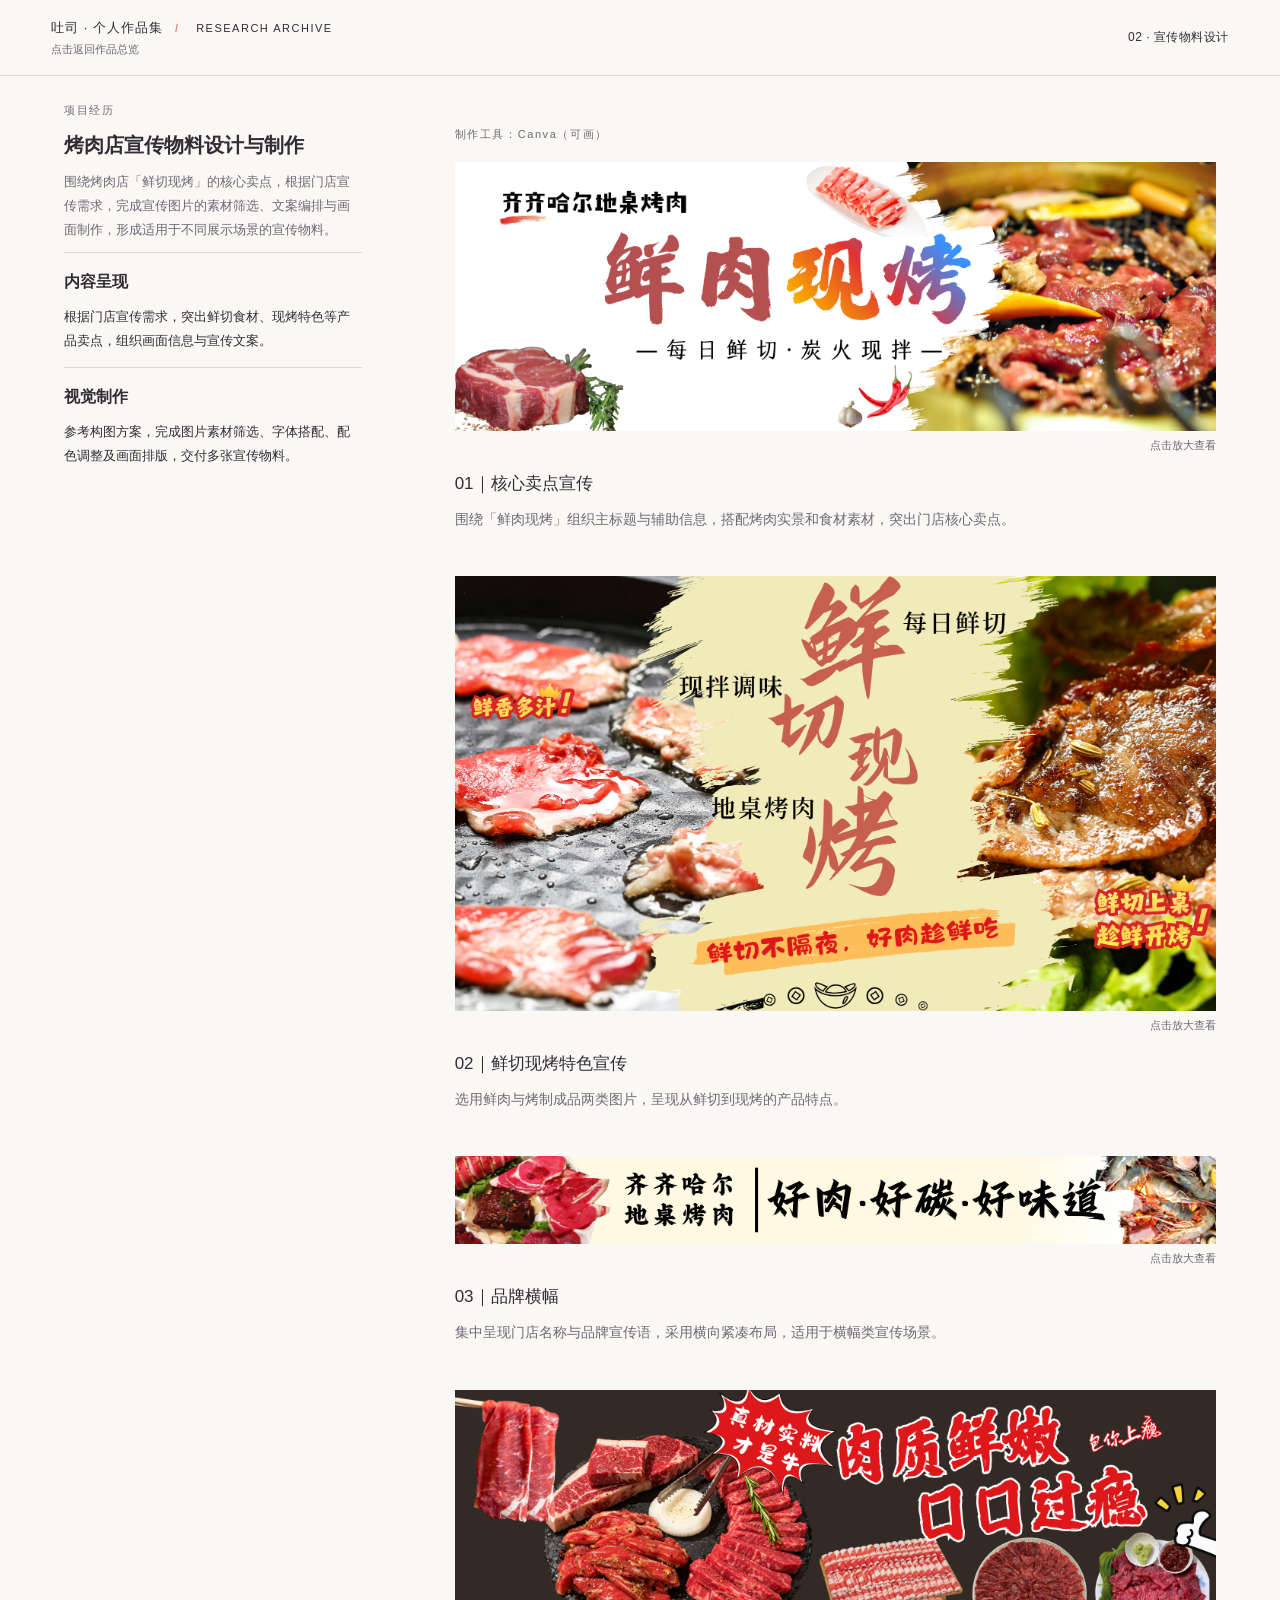
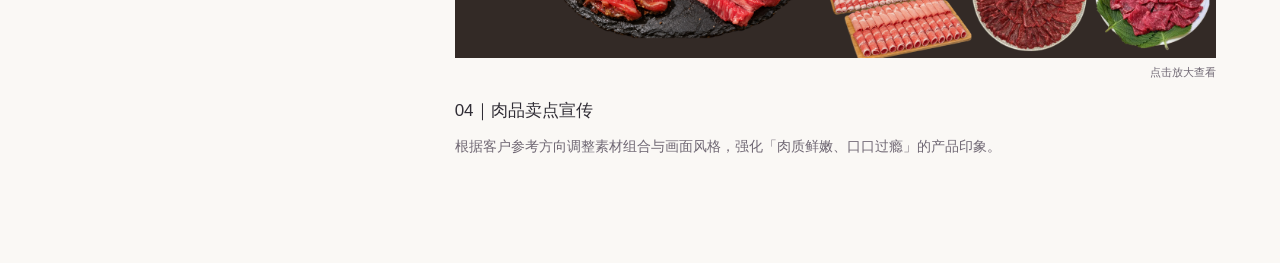
<file: posters.html>
<!doctype html><html lang="zh-CN"><head><meta charset="utf-8"><meta name="viewport" content="width=device-width,initial-scale=1"><title>烤肉店宣传物料设计与制作 · 个人作品集</title><link rel="stylesheet" href="styles.css"><link rel="stylesheet" href="posters.css"><script src="portfolio-view.js" defer></script><script src="posters.js" defer></script></head><body class="posters-page"><header class="masthead"><div class="site-brand"><div class="site-brand-line"><a href="index.html">吐司 · 个人作品集</a><span class="site-english"><b>/</b> RESEARCH ARCHIVE</span></div><small class="site-hint">点击返回作品总览</small></div><span>02 · 宣传物料设计</span></header><div class="layout"><aside class="context" aria-label="项目介绍与工作内容"><div class="eyebrow">项目经历</div><h1 class="project-title">烤肉店宣传物料设计与制作</h1><p class="project-summary">围绕烤肉店「鲜切现烤」的核心卖点，根据门店宣传需求，完成宣传图片的素材筛选、文案编排与画面制作，形成适用于不同展示场景的宣传物料。</p><section class="capability"><h2>内容呈现</h2><p class="resume-text">根据门店宣传需求，突出鲜切食材、现烤特色等产品卖点，组织画面信息与宣传文案。</p></section><section class="capability"><h2>视觉制作</h2><p class="resume-text">参考构图方案，完成图片素材筛选、字体搭配、配色调整及画面排版，交付多张宣传物料。</p></section></aside><main aria-label="宣传作品展示"><div class="eyebrow poster-tools">制作工具：Canva（可画）</div><figure><button class="poster-open" type="button" aria-label="放大查看：核心卖点宣传"><img src="assets/posters/01.png" width="2000" height="706" alt="核心卖点宣传" ><span class="poster-zoom-hint" aria-hidden="true">点击放大查看</span></button><figcaption><h2>01｜核心卖点宣传</h2><p>围绕「鲜肉现烤」组织主标题与辅助信息，搭配烤肉实景和食材素材，突出门店核心卖点。</p></figcaption></figure>
<figure><button class="poster-open" type="button" aria-label="放大查看：鲜切现烤特色宣传"><img src="assets/posters/02.png" width="2000" height="1143" alt="鲜切现烤特色宣传" loading="lazy"><span class="poster-zoom-hint" aria-hidden="true">点击放大查看</span></button><figcaption><h2>02｜鲜切现烤特色宣传</h2><p>选用鲜肉与烤制成品两类图片，呈现从鲜切到现烤的产品特点。</p></figcaption></figure>
<figure><button class="poster-open" type="button" aria-label="放大查看：品牌横幅"><img src="assets/posters/03.png" width="2000" height="231" alt="品牌横幅" loading="lazy"><span class="poster-zoom-hint" aria-hidden="true">点击放大查看</span></button><figcaption><h2>03｜品牌横幅</h2><p>集中呈现门店名称与品牌宣传语，采用横向紧凑布局，适用于横幅类宣传场景。</p></figcaption></figure>
<figure><button class="poster-open" type="button" aria-label="放大查看：肉品卖点宣传"><img src="assets/posters/04.png" width="2000" height="706" alt="肉品卖点宣传" loading="lazy"><span class="poster-zoom-hint" aria-hidden="true">点击放大查看</span></button><figcaption><h2>04｜肉品卖点宣传</h2><p>根据客户参考方向调整素材组合与画面风格，强化「肉质鲜嫩、口口过瘾」的产品印象。</p></figcaption></figure></main></div><dialog id="poster-viewer" aria-label="宣传作品放大查看"><div class="viewer-bar"><span id="viewer-title"></span><button id="viewer-close" type="button" autofocus>关闭 ×</button></div><div class="viewer-image"><img id="viewer-img" alt=""></div></dialog></body></html>
</file>
<file: styles.css>
:root{--bg:#FAF8F5;--purple:#AD8DBD;--coral:#D98980;--ink:#302D35;--muted:#706874;--line:#ddd5de;--offset:24px}*{box-sizing:border-box}html{scroll-padding-top:var(--offset);overflow-anchor:none}body{margin:0;background:var(--bg);color:var(--ink);font-family:"Segoe UI","Microsoft YaHei",sans-serif;line-height:1.85}a{color:inherit;text-underline-offset:5px}button,summary,a{-webkit-tap-highlight-color:transparent}button{font:inherit;cursor:pointer}a:focus-visible,button:focus-visible,summary:focus-visible{outline:2px solid #75548a;outline-offset:4px}.masthead{padding:24px 4vw;border-bottom:1px solid var(--line);display:flex;justify-content:space-between;font-size:12px;letter-spacing:1.5px}.masthead b{color:var(--coral);padding:0 12px}.masthead small{letter-spacing:0;margin-left:16px}.layout{max-width:1440px;margin:auto;display:grid;grid-template-columns:310px minmax(0,1fr);gap:7%;padding:0 5%}.context{position:sticky;top:0;height:100dvh;padding-top:40px;overflow:auto;align-self:start}.context-inner{padding:0 12px 24px 0}.eyebrow{font-size:11px;letter-spacing:1.6px;color:var(--muted)}.context-heading{font-family:"SimSun",serif;font-size:23px;line-height:1.6;margin:14px 0 30px}.mapping{border-left:3px solid var(--purple);padding-left:20px}.tag{font-size:11px;color:#765a82}.mapping h2{font-size:18px;margin:12px 0 4px}.mapping p{font-size:14px;margin:0;min-height:78px}.current{font-size:11px;color:var(--muted);margin-top:18px}.current span{display:block;color:var(--ink)}nav{margin:30px 0 20px}nav a{display:block;text-decoration:none;font-size:13px;padding:5px 10px;border-left:2px solid transparent}nav a[aria-current]{border-color:var(--coral);background:#eee7ee;color:#654773}.nav-label{font-size:11px;color:var(--muted);margin-bottom:10px}.directory{margin-top:28px;font-size:12px;border-top:1px solid var(--line);padding-top:16px}.directory summary{cursor:pointer}.directory small{color:var(--muted);margin-left:10px}.directory ol{padding-left:20px}.directory ul{padding-left:12px;list-style:none}.directory li{margin:7px 0;color:var(--muted)}main{min-width:0;padding:48px 0 70px}.intro{padding-bottom:42px}.intro h1{font-family:"SimSun","Songti SC",serif;font-size:clamp(30px,3.1vw,46px);font-weight:500;line-height:1.45;letter-spacing:1px;margin:18px 0}.intro p{color:var(--muted);font-size:13px}.chapter-line{display:flex;justify-content:space-between;font-size:11px;color:var(--muted);border-top:1px solid var(--purple);padding-top:20px}article h2{font-size:27px;margin:24px 0}.question{margin:25px 0}.question span,.limit span{font-size:12px;color:#775385}.question small,.limit small{color:var(--muted);margin-left:8px}.question p{font-size:20px;margin-top:8px}.source-note{font-size:12px;color:var(--muted)}.source-note span{display:block;font-size:11px}figure{margin:30px 0 40px}figure img{display:block;width:100%;height:auto;border:1px solid #eee9e5}figcaption{display:flex;justify-content:space-between;gap:14px;font-size:11px;color:var(--muted);padding-top:12px}figcaption a{white-space:nowrap}.reading-label{color:#795b86;font-size:12px;letter-spacing:1px;margin-bottom:16px}article section{scroll-margin-top:12px}article section+section{padding-top:30px;margin-bottom:24px}.source-text{font-size:16px;line-height:2.1;margin:0 0 24px}.lead{font-size:18px;border-left:2px solid var(--purple);padding-left:20px}.limit{border-top:1px solid var(--coral);padding-top:16px;margin-top:35px}.limit p{font-size:14px}.future{margin-top:60px;padding:24px 0;border-top:1px dashed var(--line);border-bottom:1px dashed var(--line);color:var(--muted)}.future span{font-size:11px}.future h2{font-size:17px;font-weight:500}.future p,footer{font-size:12px}footer{margin-top:32px;color:var(--muted)}.skip{position:fixed;top:-100px;z-index:10;background:var(--bg)}.skip:focus{top:0}
@media(max-width:900px){.masthead{padding:16px 5%}.masthead>span:last-child{display:none}.layout{display:block;padding:0 5%}.context{position:sticky;top:0;z-index:3;height:auto;max-height:48dvh;background:var(--bg);padding:12px 0 0;border-bottom:1px solid var(--line)}.context-inner{padding:0 0 10px}.context .eyebrow,.context-heading,.nav-label,.current,.directory{display:none}.mapping{padding-left:12px}.tag{font-size:10px}.mapping h2{font-size:14px;display:inline;margin-right:12px}.mapping p{font-size:12px;min-height:0;line-height:1.65;margin-top:3px}.mapping .tag{display:block}.context nav{display:flex;gap:10px;overflow:auto;margin:10px 0 3px;white-space:nowrap}nav a{font-size:11px;padding:3px 6px}main{padding-top:30px}.intro{padding-bottom:20px}.chapter-line{font-size:10px;gap:12px}article h2{font-size:23px}.question p{font-size:18px}.source-text,.lead{font-size:16px}.intro h1{font-size:32px}figcaption{font-size:10px}figure{margin-top:20px}}
main{padding-bottom:85vh}
.skip:not(:focus){clip-path:inset(50%);width:1px;height:1px;overflow:hidden}@media(max-width:900px){figure>a{display:block;overflow-x:auto}figure img{min-width:640px}}
/* Capability navigation: retain existing reading typography and palette. */
.context{padding-top:24px;overscroll-behavior:contain}
.project-title{font-size:20px;line-height:1.5;margin:10px 0}
.project-summary{font-size:13px;margin:10px 0;color:var(--muted)}
.nav-help{font-size:12px;margin:16px 0;color:var(--muted)}
.context .directory{margin:16px 0 22px;padding:12px 0;border-bottom:1px solid var(--line)}
.directory summary{font-size:14px;font-weight:600}.directory summary small{font-weight:400;font-size:10px}
.directory-section{margin:12px 0}.directory-heading{font-size:12px;font-weight:600;margin:12px 0 5px}
.context nav{margin:12px 0 0}.context nav[hidden]{display:none}
.capability{padding:14px 0;border-top:1px solid var(--line)}
.capability h3{margin:0;font-size:16px}
.group-toggle{border:0;background:none;width:100%;color:var(--ink);padding:0;display:flex;justify-content:space-between;align-items:center;text-align:left;font-weight:600}
.group-toggle[aria-expanded="false"] .chevron{transform:rotate(-90deg)}
.is-current .group-toggle{color:#795b86}
.resume-text{font-size:13px;line-height:1.85;margin:8px 0 0}
.pending-entry{display:flex;align-items:baseline;gap:8px;justify-content:space-between;color:var(--muted);font-size:12px;padding:5px 10px;border-left:2px solid transparent}
.pending-entry small{flex-shrink:0;font-size:10px;color:var(--muted)}
.context nav a{font-size:12px}.chapter-current{font-weight:600;color:#795b86}
.part-links{margin-left:16px;border-left:1px solid var(--line)}
.part-links a{font-weight:400}.context nav a[aria-current]{border-left-color:var(--coral);background:#eee7ee}
.context .current{margin:12px 0;font-size:11px}.mobile-bar{display:none}
@media(max-width:900px){
 .context{height:auto;max-height:none;padding:0;overflow:visible}
 .mobile-bar{display:flex;align-items:center;justify-content:space-between;gap:12px;min-height:52px;background:var(--bg)}
 #nav-toggle{background:none;border:0;padding:10px 0;font-size:13px;white-space:nowrap;color:var(--ink)}
 #mobile-location{font-size:10px;color:var(--muted);text-align:right;max-width:48%;line-height:1.5}
 .context-inner{display:none;position:absolute;top:100%;left:0;right:0;background:var(--bg);max-height:calc(85dvh - 52px);overflow:auto;overscroll-behavior:contain;border:1px solid var(--line);padding:18px}
 .nav-open .context-inner{display:block}
 .context .eyebrow,.context .directory,.context .current{display:block}
 .context nav{display:block;white-space:normal;overflow:visible;margin:10px 0 0}
 .context nav[hidden]{display:none}.context nav a{font-size:12px;padding:5px 10px}
 .project-title{font-size:18px}
}
/* Fit the complete fixed-size canvas proportionally; no clipping or scroll box. */
.tableau-section{color:var(--ink);scroll-margin-top:12px}
.tableau-section h2{font-size:22px}.tableau-section>p{color:var(--muted)}
#tableau-host{position:relative;width:100%;min-width:0;height:1550px}
#tableau-host tableau-viz{position:absolute;top:0;left:0;display:block;width:1000px;height:1550px;transform-origin:top left}
/* Local single-sheet experiment and round-trip controls. */
.single-sheet{margin:28px 0}.single-sheet h3{font-size:17px;font-weight:500}
.single-sheet p{font-size:12px;color:var(--muted)}
.single-sheet [id$="-host"]{width:100%;min-width:0;height:580px}
.single-sheet [id$="-host"] tableau-viz{display:block;width:100%;height:580px}
.tableau-action{background:none;border:0;border-bottom:1px solid var(--purple);padding:6px 0;color:var(--ink);font-size:13px;margin:12px 0}
.tableau-action[hidden]{display:none}
/* Shared chapter chart frame. */
.distance-mode-actions{display:flex;align-items:center;gap:16px;flex-wrap:wrap;font-size:12px}
.distance-feedback{min-height:100px}.distance-feedback p{margin:8px 0}
.single-sheet [id$="-stage"]{position:relative;width:100%;min-height:580px}
.single-sheet [id$="-stage"] [id$="-host"]{position:absolute;top:0;left:0}
.single-sheet figure[id$="-static"]{position:absolute;inset:0 auto auto 0;width:100%;margin:0}
.single-sheet figure[id$="-static"][hidden]{display:none}
.single-sheet figure[id$="-static"] img{width:100%;min-width:0;height:auto}
.distance-mode-actions [hidden],.distance-feedback [hidden]{display:none}
.distance-feedback{display:flow-root}
/* One contextual shortcut; the existing readingReturn owns its state. */
#return-reading{position:fixed;right:max(var(--return-right,16px),env(safe-area-inset-right));bottom:calc(18px + env(safe-area-inset-bottom));z-index:20;margin:0;padding:10px 16px;min-height:44px;border:1px solid var(--purple);border-radius:12px;background:var(--bg);color:#795b86;box-shadow:0 3px 12px #302d351a;font-size:13px;line-height:1.5}
#return-reading[hidden]{display:none}
@media(max-width:900px){#return-reading{padding:9px 12px;bottom:calc(12px + env(safe-area-inset-bottom))}}
/* 4.1 chart frame and controls; keep Tableau's own canvas and toolbar intact. */
.single-sheet{margin:20px 0 12px}.single-sheet h3{margin:0 0 10px;font-size:17px;font-weight:600}
.distance-mode-actions{gap:8px;min-height:42px;margin-bottom:10px}
.distance-mode-actions .tableau-action{margin:0;padding:6px 12px;border:1px solid transparent;border-radius:5px}
.distance-mode-actions .tableau-action[aria-pressed="true"]{background:#eee7ee;border-color:var(--purple);color:#795b86}
.single-sheet [id$="-original"]{margin-left:auto}.distance-frame{border:1px solid var(--line);background:var(--bg)}
.single-sheet [id$="-stage"]{min-height:0}
.single-sheet [id$="-stage"] [id$="-host"]{width:var(--viz-width,900px);height:var(--viz-height,700px);transform-origin:top left}
.single-sheet [id$="-host"] tableau-viz{width:var(--viz-width,900px);height:var(--viz-height,700px)}
.distance-feedback{position:absolute;inset:0;z-index:1;min-height:0;padding:12px;background:var(--bg);display:flex;align-items:center;justify-content:center;text-align:center}
.distance-feedback[hidden]{display:none}
.single-sheet figure[id$="-static"] figcaption{padding:10px 12px;line-height:1.5}
.single-sheet figure[id$="-static"] figcaption a{display:none}
.distance-toolbar{display:flex;align-items:center;justify-content:space-between;gap:12px;padding:6px 12px;border-top:1px solid var(--line);background:var(--bg);font-size:12px}
.distance-toolbar>a{color:var(--muted)}
.distance-toolbar [data-view-dashboard]{margin:0;padding:3px 0;font-size:12px;color:#795b86;white-space:nowrap}
@media(max-width:600px){.distance-toolbar{flex-wrap:wrap;gap:4px 8px;padding:6px 10px}.distance-toolbar [data-view-dashboard]{margin-left:auto}.distance-mode-actions{font-size:11px}}

/* Report content reuses the existing chapter and chart hierarchy. */
.report-section{margin-top:40px}.report-subheading{font-size:17px;margin:24px 0 12px}
.report-cover{font-size:12px;color:var(--muted);margin-top:20px}.report-cover summary{cursor:pointer}.report-cover img{max-width:600px;margin:auto}
.report-table{overflow-x:auto;margin:24px 0}.report-table table{border-collapse:collapse;width:100%;font-size:13px}.report-table caption{text-align:left;margin-bottom:12px;color:var(--muted)}.report-table th,.report-table td{border-bottom:1px solid var(--line);padding:10px;text-align:left}.report-table th{background:#eee7ee;font-weight:500}
.report-static img{min-width:0}.report-static figcaption{line-height:1.6}



/* Minimal project chooser, separate from report layout. */
.entry-main{max-width:1000px;margin:0 auto;padding:clamp(48px,12vh,120px) 6%;min-height:100dvh}.entry-main h1{font-size:clamp(25px,4vw,36px);font-weight:500;margin:24px 0 40px}.work-entries{display:grid;grid-template-columns:1fr 1fr;gap:28px}.work-entries a{border-top:1px solid var(--purple);padding:24px 0;display:flex;gap:20px;justify-content:space-between;text-decoration:none;font-size:18px}.work-entries a:hover{color:#795b86}.source-entries{display:flex;gap:12px 24px;flex-wrap:wrap}@media(max-width:600px){.work-entries{grid-template-columns:1fr;gap:16px}}

/* Shared chapter loading states; never cover a ready Tableau view. */
.chart-loading-content{display:flex;flex-direction:column;align-items:center;gap:12px;max-width:100%}.single-sheet .distance-feedback p{font-size:16px;line-height:1.5;margin:0;color:var(--ink)}.chart-loading-actions{display:flex;justify-content:center;gap:12px;flex-wrap:wrap}.chart-loading-actions:empty{display:none}.chart-loading-actions .tableau-action{margin:0;padding:5px 9px;font-size:13px}.chart-spinner{display:block;width:30px;height:30px;border:3px solid var(--line);border-top-color:var(--purple);border-radius:50%;animation:chart-spin 1s linear infinite}.chart-spinner[hidden]{display:none}@keyframes chart-spin{to{transform:rotate(360deg)}}@media(prefers-reduced-motion:reduce){.chart-spinner{animation:none}}
/* Static-first report charts: each mode owns its natural footprint. */
.single-sheet .distance-mode-actions{justify-content:flex-end}
.single-sheet .distance-mode-actions [id$="-original"]{margin-left:0;margin-right:auto}
.single-sheet .distance-mode-actions [id$="-show-interactive"]{border:1px solid var(--purple);color:#795b86;background:#eee7ee}
.single-sheet .distance-mode-actions .loading-return{font-size:13px;font-weight:400;padding:6px 0}
.single-sheet figure[id$="-static"]{position:relative;inset:auto}
.chapter-interactive{position:relative;width:100%;min-width:0}
.chapter-interactive[hidden]{display:none}
.chapter-interactive:has(.loading-panel:not([hidden])){min-height:240px}

/* Full dashboard uses the same switcher without changing chapter figures. */
.single-sheet #tableau-host{width:var(--viz-width);height:var(--viz-height)}
/* Scoped recruitment-fair navigation and report resource links. */
.chapter-entry-row{display:flex;align-items:center;gap:4px}.chapter-entry-row>a{flex:1;min-width:0}.chapter-toggle{flex:0 0 40px;min-height:40px;display:grid;place-items:center;border:0;background:none;padding:8px;color:#795b86}.chapter-toggle svg{width:14px;height:14px;fill:none;stroke:currentColor;stroke-width:1.4;stroke-linecap:round;stroke-linejoin:round}.chapter-toggle[aria-expanded="true"] svg{transform:rotate(90deg)}.part-links[hidden]{display:none}.source-text[id],#report-download{scroll-margin-top:12px}
.source-entries{gap:6px 12px}.source-entries a{display:inline-flex;align-items:center;min-height:44px;padding:7px 9px;color:#963D79;font-weight:500;text-decoration:none;border:0;border-radius:4px;background:transparent}.source-entries a:hover,.source-entries a:focus-visible{color:#76275D;background:#963d790a;text-decoration:underline}.source-entries a:focus-visible{outline:2px solid #963D79;outline-offset:2px}
@media(max-width:900px){.chapter-toggle{flex-basis:44px;min-height:44px}.part-links a{min-height:44px;display:flex;align-items:center}.chapter-entry-row>a{min-height:44px;display:flex;align-items:center}}

/* Match capability arrows to the existing chapter chevrons. */
.group-toggle .chevron{width:14px;height:14px;flex-shrink:0;fill:none;stroke:currentColor;stroke-width:1.4;stroke-linecap:round;stroke-linejoin:round}.group-toggle[aria-expanded="false"] .chevron{transform:none}.group-toggle[aria-expanded="true"] .chevron{transform:rotate(90deg)}

/* Shared site identity and persistent project navigation. */
:root{--masthead-height:76px}
.masthead{position:sticky;top:0;z-index:10;height:var(--masthead-height);padding:12px 4vw;align-items:center;gap:20px;background:var(--bg)}
.site-brand{min-width:0;line-height:1.5}.site-brand-line{display:flex;align-items:center;flex-wrap:wrap}.site-brand a{text-decoration:none;font-size:13px;letter-spacing:1px}.site-brand a:hover{color:#795b86}.site-english{font-size:11px;white-space:nowrap}
.masthead .site-hint,.site-hint{display:block;margin:3px 0 0;font-size:11px;font-weight:400;letter-spacing:0;color:var(--muted);line-height:1.5}
.masthead>span:last-child{display:block;text-align:right;flex-shrink:0;letter-spacing:.5px}
.masthead+.layout>.context{top:var(--masthead-height);height:calc(100dvh - var(--masthead-height))}
.entry-brand{position:absolute;top:18px;left:4vw;font-size:13px;letter-spacing:1px;line-height:1.5}
@media(max-width:900px){
 :root{--masthead-height:84px}
 .masthead{padding:8px 5%;gap:12px}.site-brand-line{display:block}.site-english{display:block;font-size:9px;letter-spacing:1px}.masthead .site-english b{display:none}.masthead>span:last-child{max-width:36%;font-size:10px;line-height:1.6;flex-shrink:1}.masthead>span:last-child small{display:block;margin:0}
 .masthead+.layout>.context{height:auto}.context-inner{max-height:calc(85dvh - 52px - var(--masthead-height))}
 .entry-brand{left:5%}
}

/* One shared mobile guide and report; desktop layout is unchanged. */
.mobile-reading-bar,.mobile-report-entry,#report-top{display:none}
@media(max-width:900px){
 .o2o-page .mobile-bar{display:none}
 .o2o-page.mobile-guide .layout>.context{position:static;max-height:none;overflow:visible;padding:24px 0;border:0}
 .o2o-page.mobile-guide .context-inner{display:block;position:static;max-height:none;overflow:visible;padding:0;border:0}
 .o2o-page.mobile-guide main{display:none}
 .o2o-page:not(.mobile-guide) .layout>.context{display:none}
 .o2o-page .mobile-report-entry{display:inline-block;min-height:44px;padding:10px 0;color:#795b86}
 .o2o-page .mobile-reading-bar{display:flex;position:sticky;top:var(--masthead-height);z-index:4;background:var(--bg);border-bottom:1px solid var(--line);margin-bottom:20px}
 .mobile-reading-bar button{min-height:44px;border:0;background:none;padding:8px 0;color:#795b86;font-size:13px}
 .o2o-page #report-top:not([hidden]){display:block;position:fixed;right:max(16px,env(safe-area-inset-right));bottom:calc(14px + env(safe-area-inset-bottom));z-index:20;border:1px solid var(--purple);border-radius:12px;background:var(--bg);color:#795b86;padding:9px 12px;min-height:44px;font-size:12px;box-shadow:0 3px 12px #302d351a}
 .o2o-page #return-reading{bottom:calc(68px + env(safe-area-inset-bottom))}
}
</file>
<file: loading-ui.css>
/* Scoped styles: formal chapter charts keep their existing UI. */
.dashboard-loading-frame{position:relative}
.loading-top-entry{display:flex;justify-content:flex-end;align-items:center;min-height:48px;padding:10px 16px;gap:12px}
.loading-top-entry a,.loading-top-entry .loading-return{font-size:13px;font-weight:400;color:var(--muted);text-decoration:none;background:none;border:0;padding:4px 0}
.loading-top-entry a:hover,.loading-top-entry .loading-return:hover{text-decoration:underline}
.loading-panel{position:absolute;inset:0;z-index:1;display:flex;align-items:center;justify-content:center;padding:24px;background:var(--bg);text-align:center}
.loading-panel[hidden],.loading-panel [hidden]{display:none}
.loading-content{display:flex;flex-direction:column;align-items:center;gap:16px;max-width:100%}
.loading-panel .loading-title{font-size:18px;line-height:1.5;color:var(--ink);margin:0;font-weight:500}
.loading-panel .loading-description{font-size:14px;line-height:1.7;color:var(--muted);margin:0}
.loading-actions{display:flex;align-items:center;justify-content:center;gap:12px;flex-wrap:wrap}
.loading-actions button,.loading-actions a{font:inherit;font-size:14px;line-height:1.5;border-radius:6px;padding:9px 17px;cursor:pointer;text-decoration:none;margin:0}
.loading-primary{background:var(--purple);color:#302D35;border:1px solid var(--purple)}
.loading-secondary{background:transparent;color:var(--ink);border:1px solid var(--purple)}
.loading-actions .loading-text{border:0;background:transparent;color:var(--muted);padding:4px;text-decoration:underline;text-underline-offset:4px;border-radius:0}
.loading-return{border:0;background:none;padding:4px 0;color:var(--muted);font-size:13px;cursor:pointer}
.loading-panel .chart-spinner{flex-shrink:0}
@media(max-width:600px){.loading-panel{padding:18px 12px}.loading-panel .loading-title{font-size:16px}.loading-actions{gap:10px}.loading-actions button,.loading-actions a{font-size:13px;padding:8px 12px}}
</file>
<file: posters.css>
.posters-page main{padding-bottom:60px}
.posters-page .context{padding-right:12px}
.posters-page .capability h2{font-size:16px;margin:0}
.poster-tools{margin:0 0 18px}
.poster-zoom-hint{display:block;text-align:right;padding-top:6px;font-size:11px;font-weight:400;line-height:1.5;color:var(--muted)}
.posters-page figure{margin:0 0 44px}
.poster-open{display:block;width:100%;padding:0;border:0;background:none;cursor:zoom-in}
.poster-open img{display:block;width:100%;min-width:0;height:auto;border:0}
.posters-page figcaption{display:block;padding-top:14px}
.posters-page figcaption h2{font-size:17px;color:var(--ink);font-weight:500;margin:0 0 8px}
.posters-page figcaption p{font-size:14px;line-height:1.8;margin:0}
#poster-viewer{padding:0;border:1px solid var(--line);background:var(--bg);color:var(--ink);width:min(1600px,96vw);max-width:96vw;max-height:94dvh;overflow:auto}
#poster-viewer::backdrop{background:#302d35b8}
.viewer-bar{position:sticky;top:0;z-index:1;display:flex;align-items:center;justify-content:space-between;gap:16px;padding:8px 16px;background:var(--bg);border-bottom:1px solid var(--line);font-size:14px}
#viewer-close{min-width:64px;min-height:44px;border:0;background:none;color:var(--ink)}
.viewer-image{padding:12px}
#viewer-img{display:block;width:100%;height:auto}
.poster-modal-open{overflow:hidden}
@media(max-width:900px){.posters-page .context{position:static;height:auto;max-height:none;overflow:visible;padding:24px 0 16px;z-index:auto}.posters-page .context .eyebrow{display:block}.posters-page main{padding-top:30px}.posters-page .project-title{font-size:24px}.posters-page figure{margin-bottom:32px}.viewer-image{padding:6px}.viewer-bar{padding:6px 10px}#poster-viewer{max-height:calc(100dvh - 24px - env(safe-area-inset-bottom))}}
</file>
